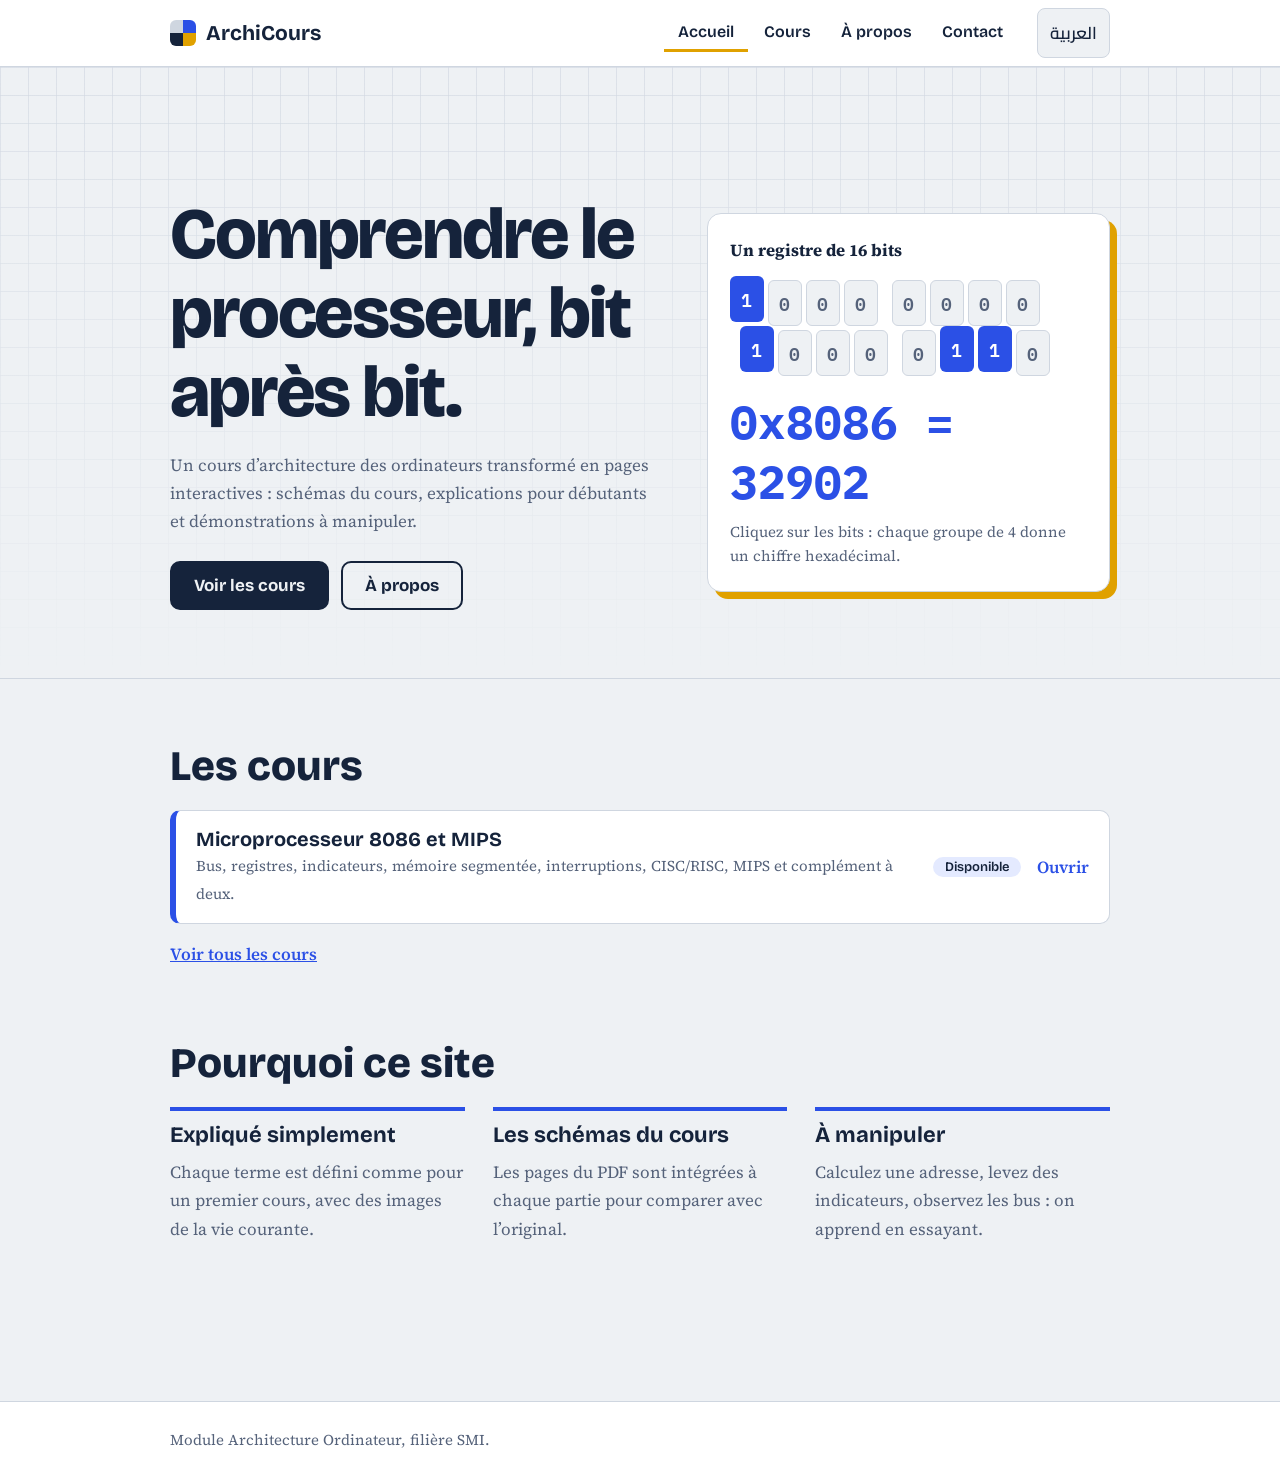
<file: index.html>
<!DOCTYPE html>
<html lang="fr">
<head>
  <meta charset="utf-8">
  <meta name="viewport" content="width=device-width, initial-scale=1, viewport-fit=cover">
  <title>Accueil | ArchiCours</title>
  
  <!-- الخطوط المستخدمة -->
  <link href="https://fonts.googleapis.com/css2?family=Cairo:wght@400;600;800&family=Bricolage+Grotesque:wght@500;700;800&family=IBM+Plex+Mono:wght@400;600&family=Source+Serif+4:wght@400;600&display=swap" rel="stylesheet">
  
  <!-- ملف الأنماط -->
  <link rel="stylesheet" href="style.css">
</head>
<body data-root="" data-nav="home">

  <!-- قسم العرض الرئيسي (Hero Section) -->
  <section class="band">
    <div class="wrap two">
      
      <!-- النص التعريفي -->
      <div>
        <h1>Comprendre le processeur, bit après bit.</h1>
        <p class="lead">Un cours d’architecture des ordinateurs transformé en pages interactives : schémas du cours, explications pour débutants et démonstrations à manipuler.</p>
        <div class="btns">
          <a class="btn tx" href="cours.html">Voir les cours</a>
          <a class="btn sec tx" href="about.html">À propos</a>
        </div>
      </div>

      <!-- صندوق محاكاة الـ Register -->
      <div class="regbox">
        <b class="tx">Un registre de 16 bits</b>
        <div class="bitsrow" id="bits"></div>
        <div class="rhex" id="rhex"></div>
        <p class="tx" style="margin: 8px 0 0; color: var(--mu); font-size: 15px;">
          Cliquez sur les bits : chaque groupe de 4 donne un chiffre hexadécimal.
        </p>
      </div>

    </div>
  </section>

  <!-- المحتوى الرئيسي -->
  <main>
    <!-- قسم الدروس -->
    <section>
      <h2 class="tx">Les cours</h2>
      <div class="lessons" id="lessons"></div>
      <a class="more tx" href="cours.html">Voir tous les cours</a>
    </section>

    <!-- قسم مميزات الموقع (لماذا هذا الموقع) -->
    <section>
      <h2>Pourquoi ce site</h2>
      <div class="steps">
        <div>
          <h3>Expliqué simplement</h3>
          <p>Chaque terme est défini comme pour un premier cours, avec des images de la vie courante.</p>
        </div>
        <div>
          <h3>Les schémas du cours</h3>
          <p>Les pages du PDF sont intégrées à chaque partie pour comparer avec l’original.</p>
        </div>
        <div>
          <h3>À manipuler</h3>
          <p>Calculez une adresse, levez des indicateurs, observez les bus : on apprend en essayant.</p>
        </div>
      </div>
    </section>
  </main>

  <!-- ملفات الجافا سكريبت -->
  <script src="js/site.js"></script>
  <script src="js/common.js"></script>

</body>
</html>
</file>
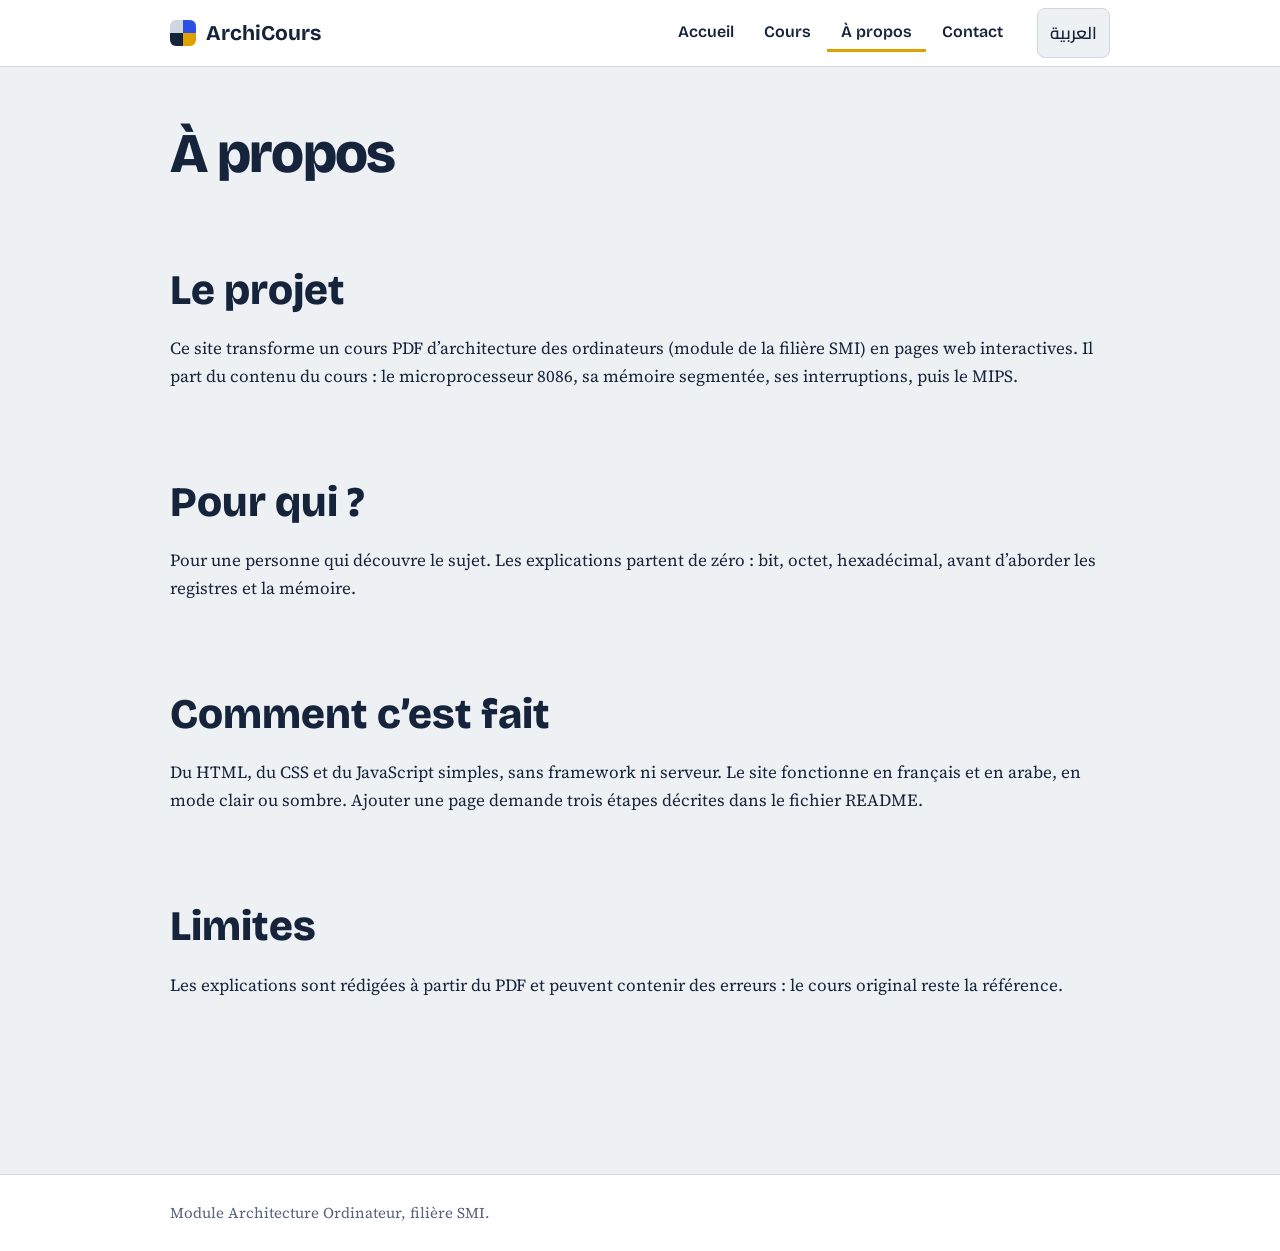
<file: about.html>
<!DOCTYPE html>
<html lang="fr">
<head>
  <meta charset="utf-8">
  <meta name="viewport" content="width=device-width, initial-scale=1, viewport-fit=cover">
  <title>À propos | ArchiCours</title>
  
  <!-- الخطوط المستخدمة -->
  <link href="https://fonts.googleapis.com/css2?family=Cairo:wght@400;600;800&family=Bricolage+Grotesque:wght@500;700;800&family=IBM+Plex+Mono:wght@400;600&family=Source+Serif+4:wght@400;600&display=swap" rel="stylesheet">
  
  <!-- ملف الأنماط -->
  <link rel="stylesheet" href="style.css">
</head>
<body data-root="" data-nav="about">

  <!-- المحتوى الرئيسي -->
  <main class="ex" style="max-width: 980px;">
    
    <!-- رأس الصفحة (Page Header) -->
    <div class="ph">
      <h1>À propos</h1>
    </div>

    <!-- قسم المشروع -->
    <section>
      <h2>Le projet</h2>
      <p>Ce site transforme un cours PDF d’architecture des ordinateurs (module de la filière SMI) en pages web interactives. Il part du contenu du cours : le microprocesseur 8086, sa mémoire segmentée, ses interruptions, puis le MIPS.</p>
    </section>

    <!-- قسم الفئة المستهدفة -->
    <section>
      <h2>Pour qui ?</h2>
      <p>Pour une personne qui découvre le sujet. Les explications partent de zéro : bit, octet, hexadécimal, avant d’aborder les registres et la mémoire.</p>
    </section>

    <!-- قسم طريقة العمل والتقنيات -->
    <section>
      <h2>Comment c’est fait</h2>
      <p>Du HTML, du CSS et du JavaScript simples, sans framework ni serveur. Le site fonctionne en français et en arabe, en mode clair ou sombre. Ajouter une page demande trois étapes décrites dans le fichier README.</p>
    </section>

    <!-- قسم الحدود والتنبيهات -->
    <section>
      <h2>Limites</h2>
      <p>Les explications sont rédigées à partir du PDF et peuvent contenir des erreurs : le cours original reste la référence.</p>
    </section>

  </main>

  <!-- ملفات الجافا سكريبت -->
  <script src="js/site.js"></script>
  <script src="js/common.js"></script>

</body>
</html>
</file>
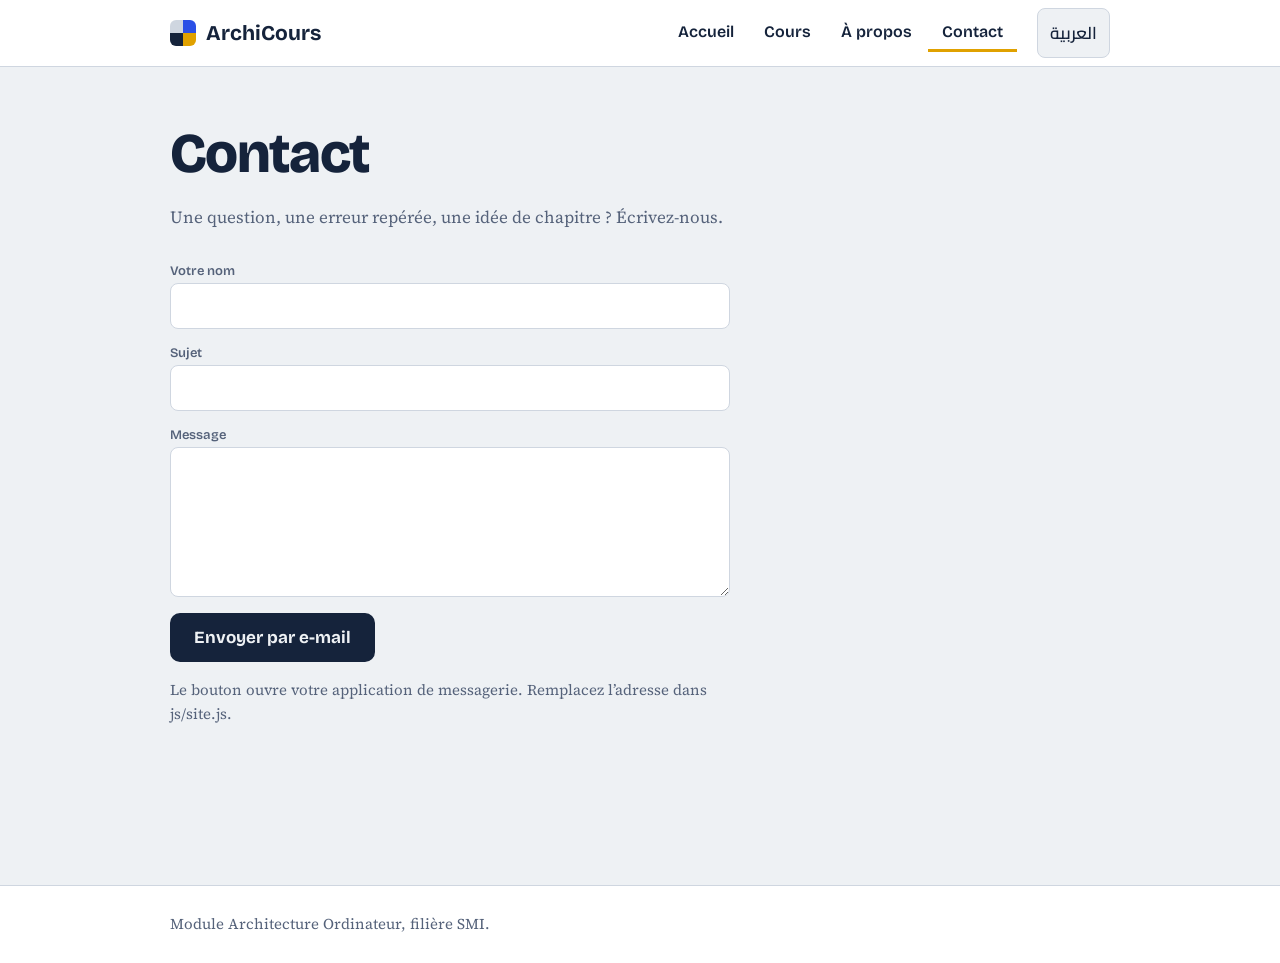
<file: contact.html>
<!DOCTYPE html>
<html lang="fr">
<head>
  <meta charset="utf-8">
  <meta name="viewport" content="width=device-width, initial-scale=1, viewport-fit=cover">
  <title>Contact | ArchiCours</title>
  
  <!-- الخطوط المستخدمة -->
  <link href="https://fonts.googleapis.com/css2?family=Cairo:wght@400;600;800&family=Bricolage+Grotesque:wght@500;700;800&family=IBM+Plex+Mono:wght@400;600&family=Source+Serif+4:wght@400;600&display=swap" rel="stylesheet">
  
  <!-- ملف الأنماط -->
  <link rel="stylesheet" href="style.css">
</head>
<body data-root="" data-nav="contact">

  <!-- المحتوى الرئيسي -->
  <main>
    <!-- رأس الصفحة (Page Header) -->
    <div class="ph">
      <h1>Contact</h1>
      <p class="lead">Une question, une erreur repérée, une idée de chapitre ? Écrivez-nous.</p>
    </div>

    <!-- قسم نموذج الاتصال -->
    <section style="padding-top: 8px;">
      <form class="form" id="cform">
        <label>
          Votre nom
          <input name="n" autocomplete="name">
        </label>
        
        <label>
          Sujet
          <input name="s">
        </label>
        
        <label>
          Message
          <textarea name="m" required></textarea>
        </label>
        
        <button class="btn" type="submit">Envoyer par e-mail</button>
        
        <p style="margin: 0; color: var(--mu); font-size: 15px;">
          Le bouton ouvre votre application de messagerie. Remplacez l’adresse dans js/site.js.
        </p>
      </form>
    </section>
  </main>

  <!-- ملفات الجافا سكريبت -->
  <script src="js/site.js"></script>
  <script src="js/common.js"></script>

</body>
</html>
</file>
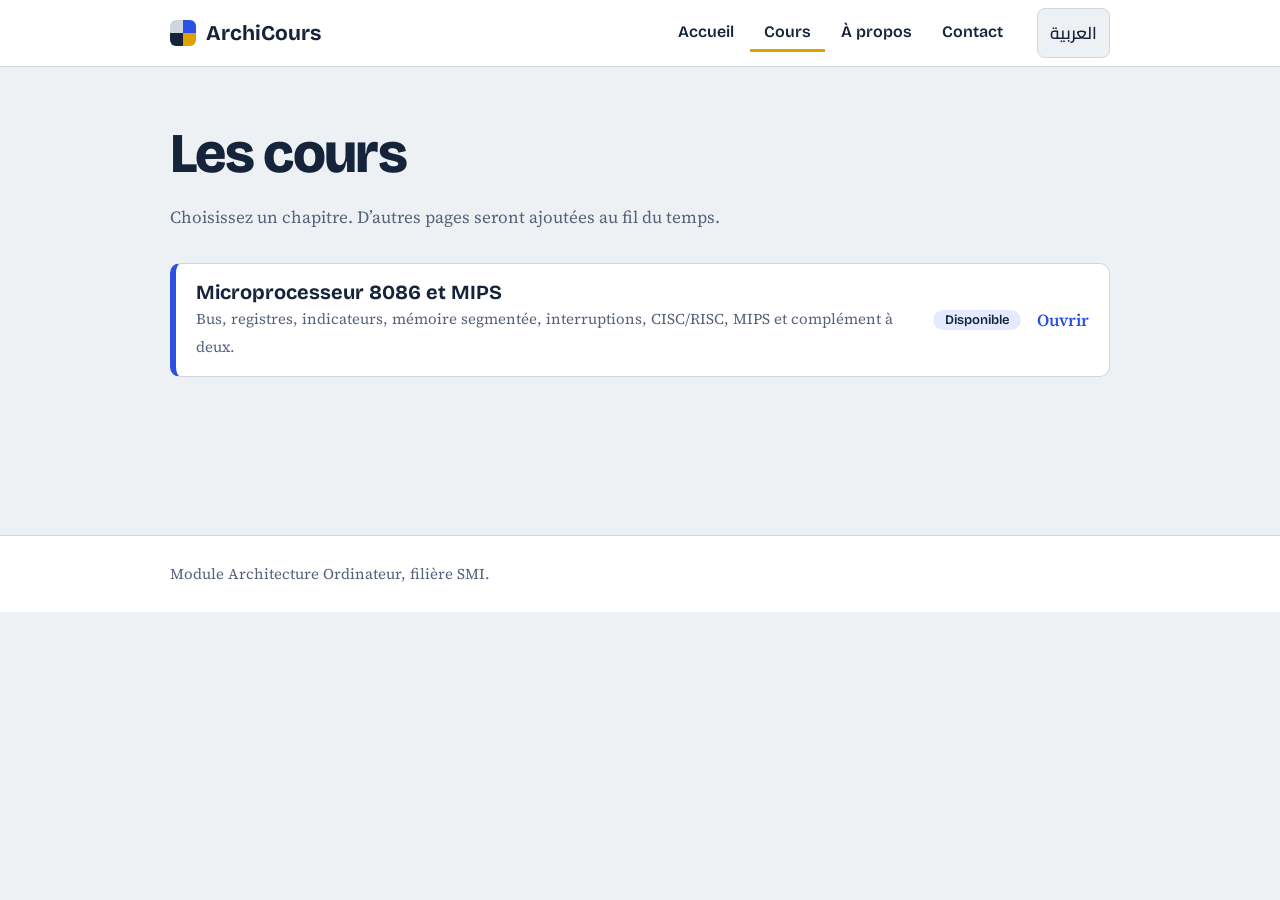
<file: cours.html>
<!DOCTYPE html>
<html lang="fr">
<head>
  <meta charset="utf-8">
  <meta name="viewport" content="width=device-width, initial-scale=1, viewport-fit=cover">
  <title>Cours | ArchiCours</title>
  
  <!-- الخطوط المستخدمة -->
  <link href="https://fonts.googleapis.com/css2?family=Cairo:wght@400;600;800&family=Bricolage+Grotesque:wght@500;700;800&family=IBM+Plex+Mono:wght@400;600&family=Source+Serif+4:wght@400;600&display=swap" rel="stylesheet">
  
  <!-- ملف الأنماط -->
  <link rel="stylesheet" href="style.css">
</head>
<body data-root="" data-nav="cours">

  <!-- المحتوى الرئيسي -->
  <main>
    <!-- رأس الصفحة (Page Header) -->
    <div class="ph">
      <h1>Les cours</h1>
      <p class="lead">Choisissez un chapitre. D’autres pages seront ajoutées au fil du temps.</p>
    </div>

    <!-- قسم عرض الدروس -->
    <section style="padding-top: 8px;">
      <div class="lessons" id="lessons"></div>
    </section>
  </main>

  <!-- ملفات الجافا سكريبت -->
  <script src="js/site.js"></script>
  <script src="js/common.js"></script>

</body>
</html>
</file>
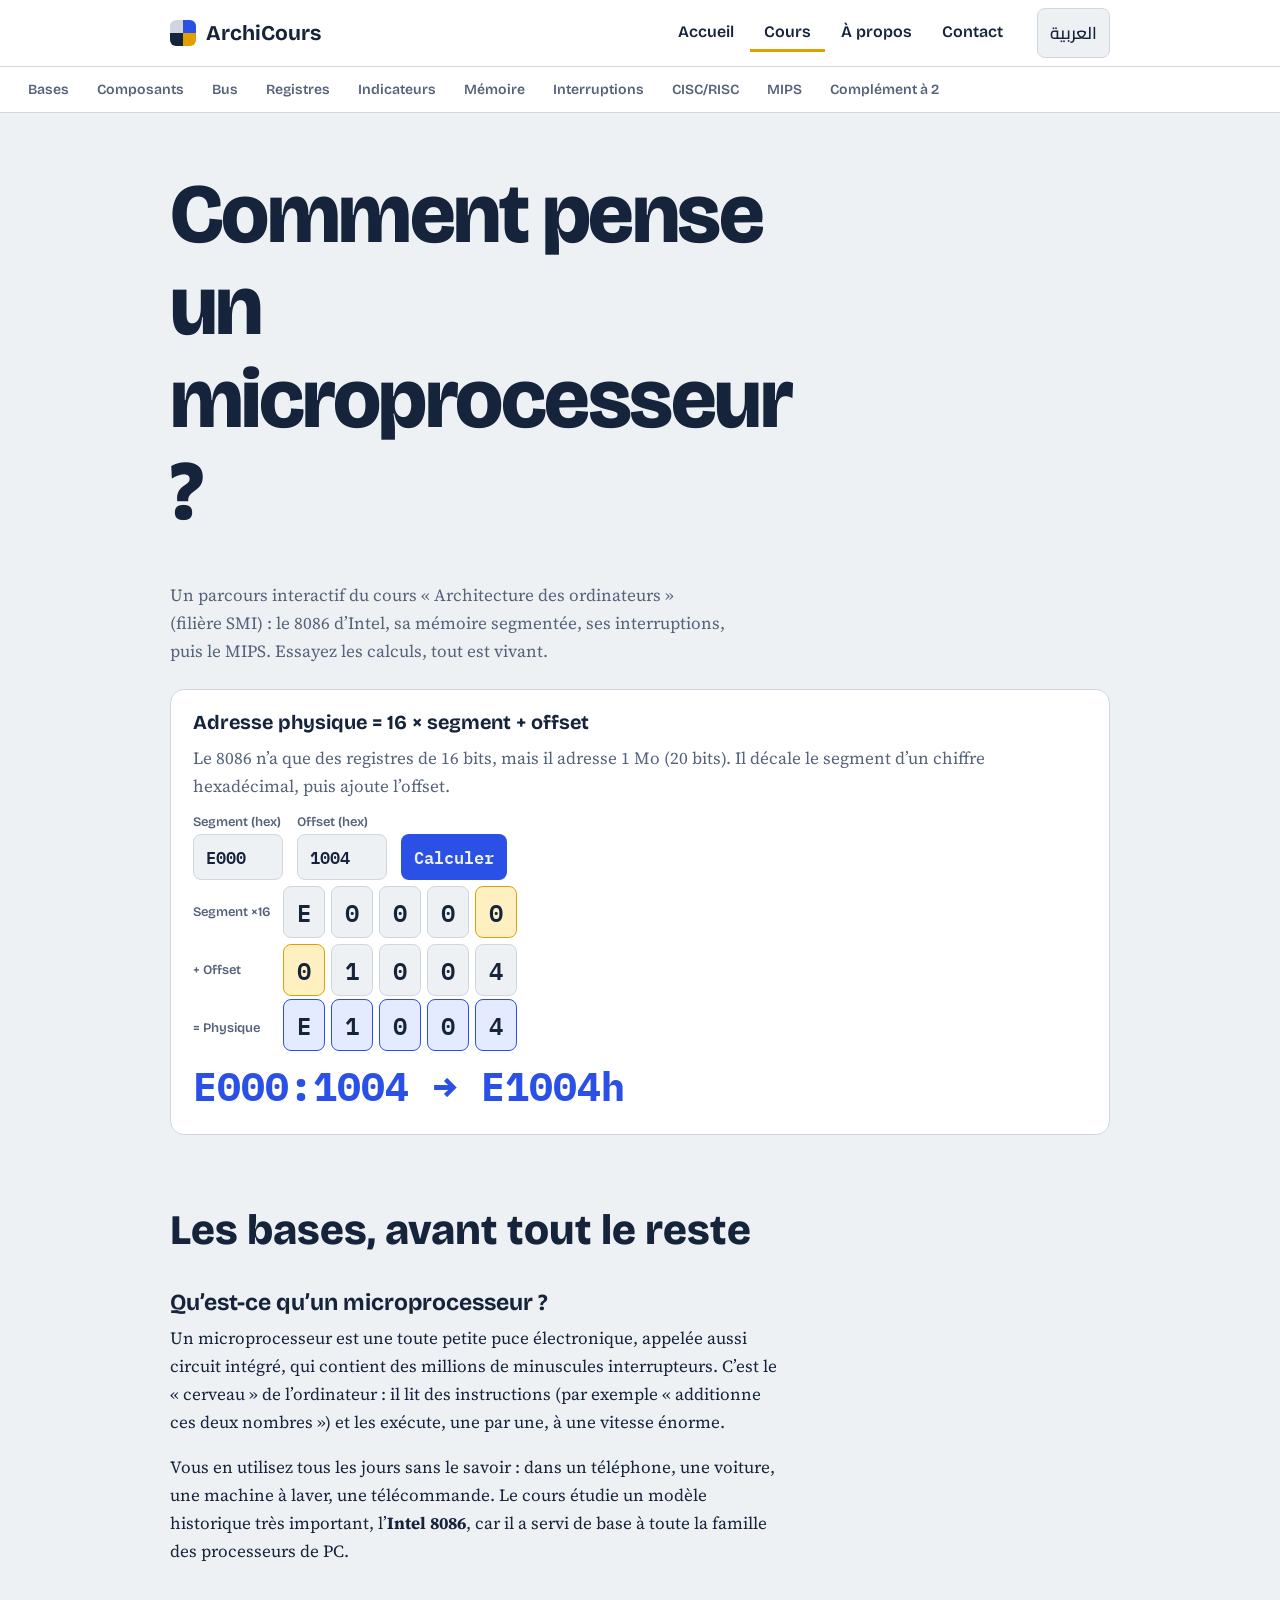
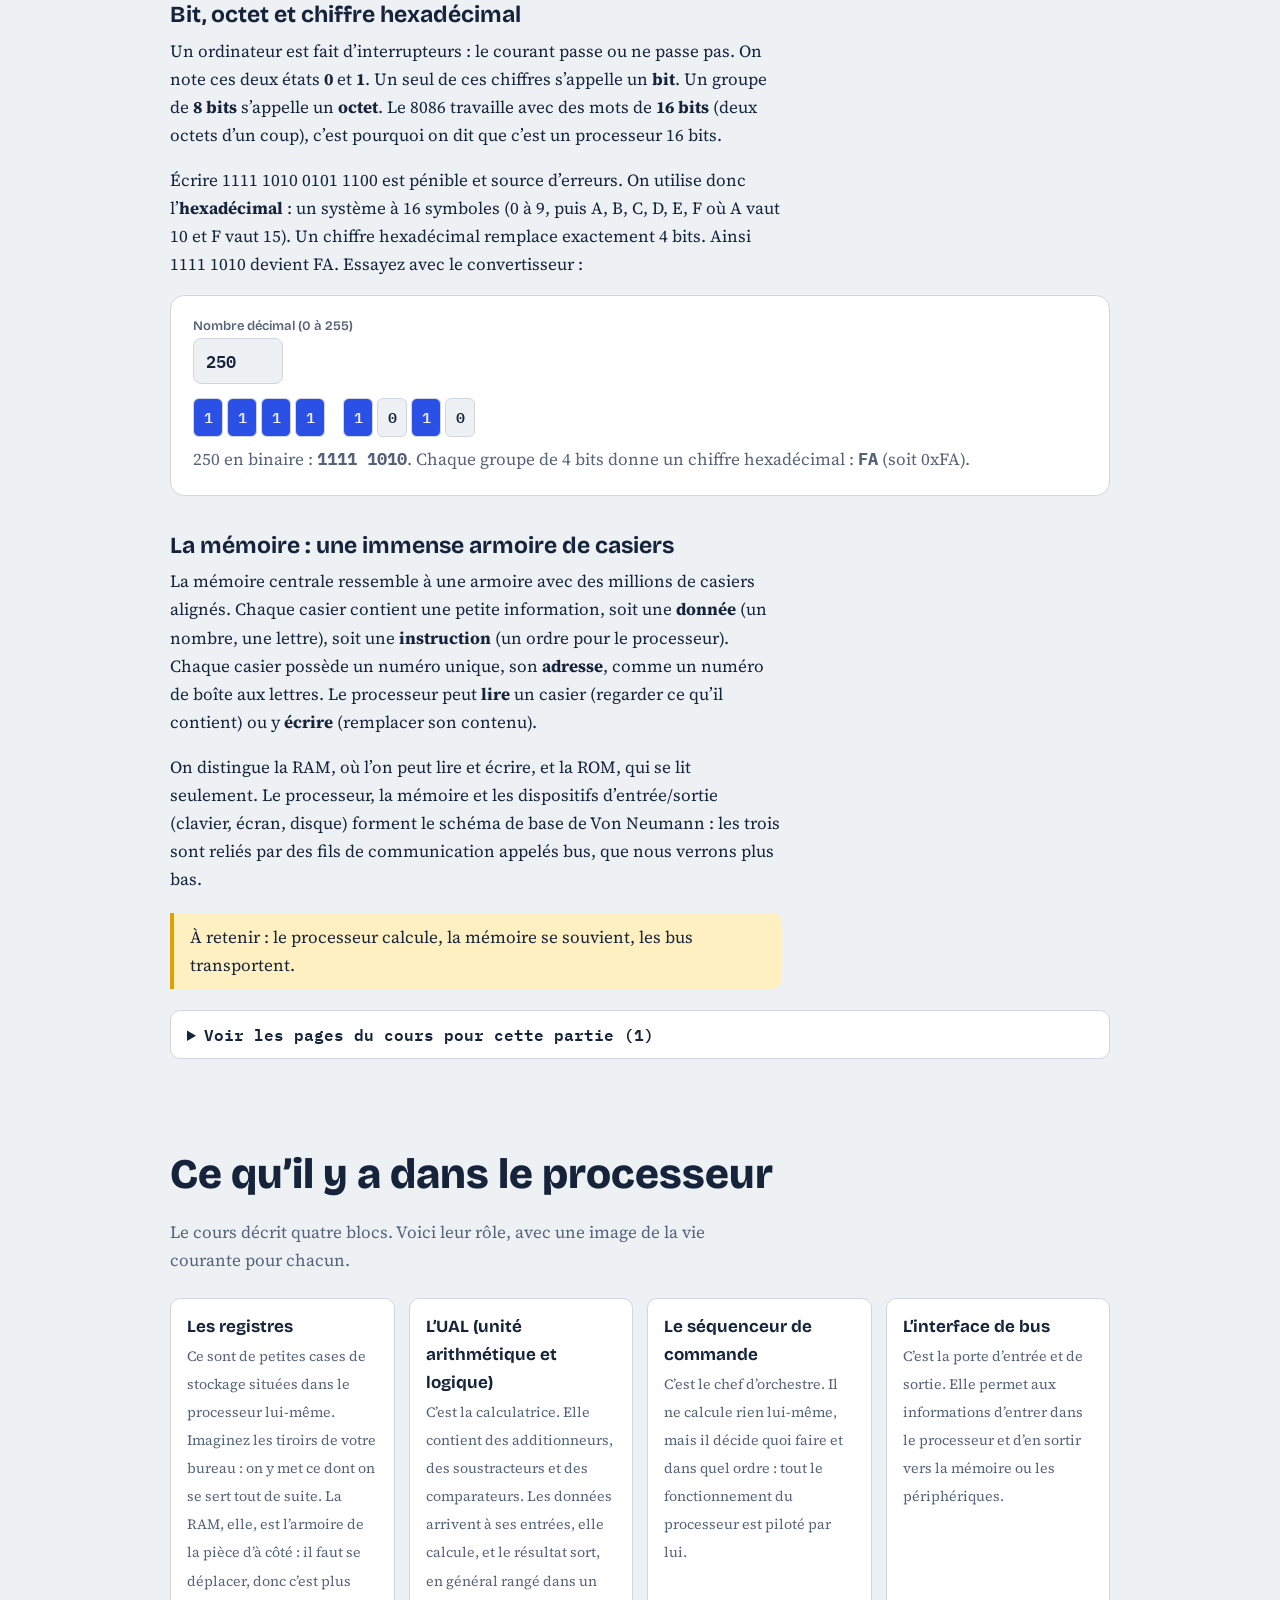
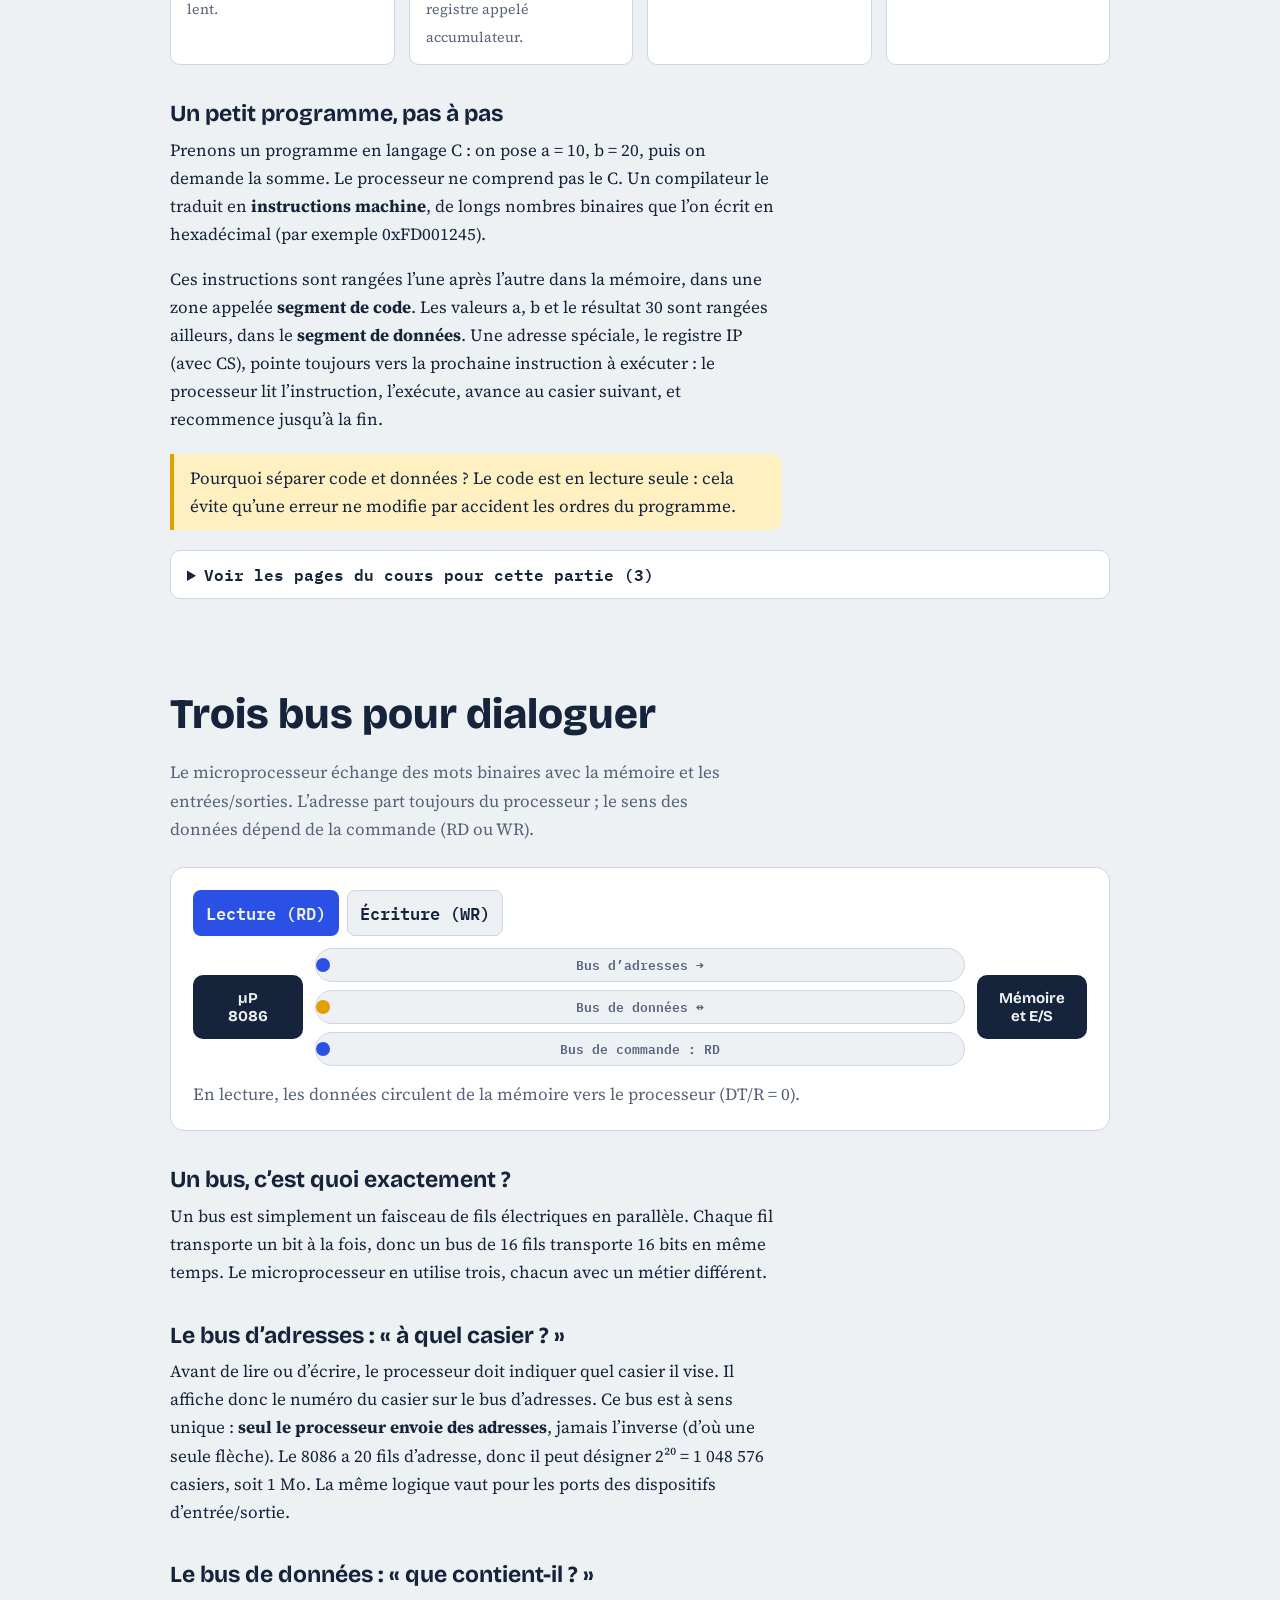
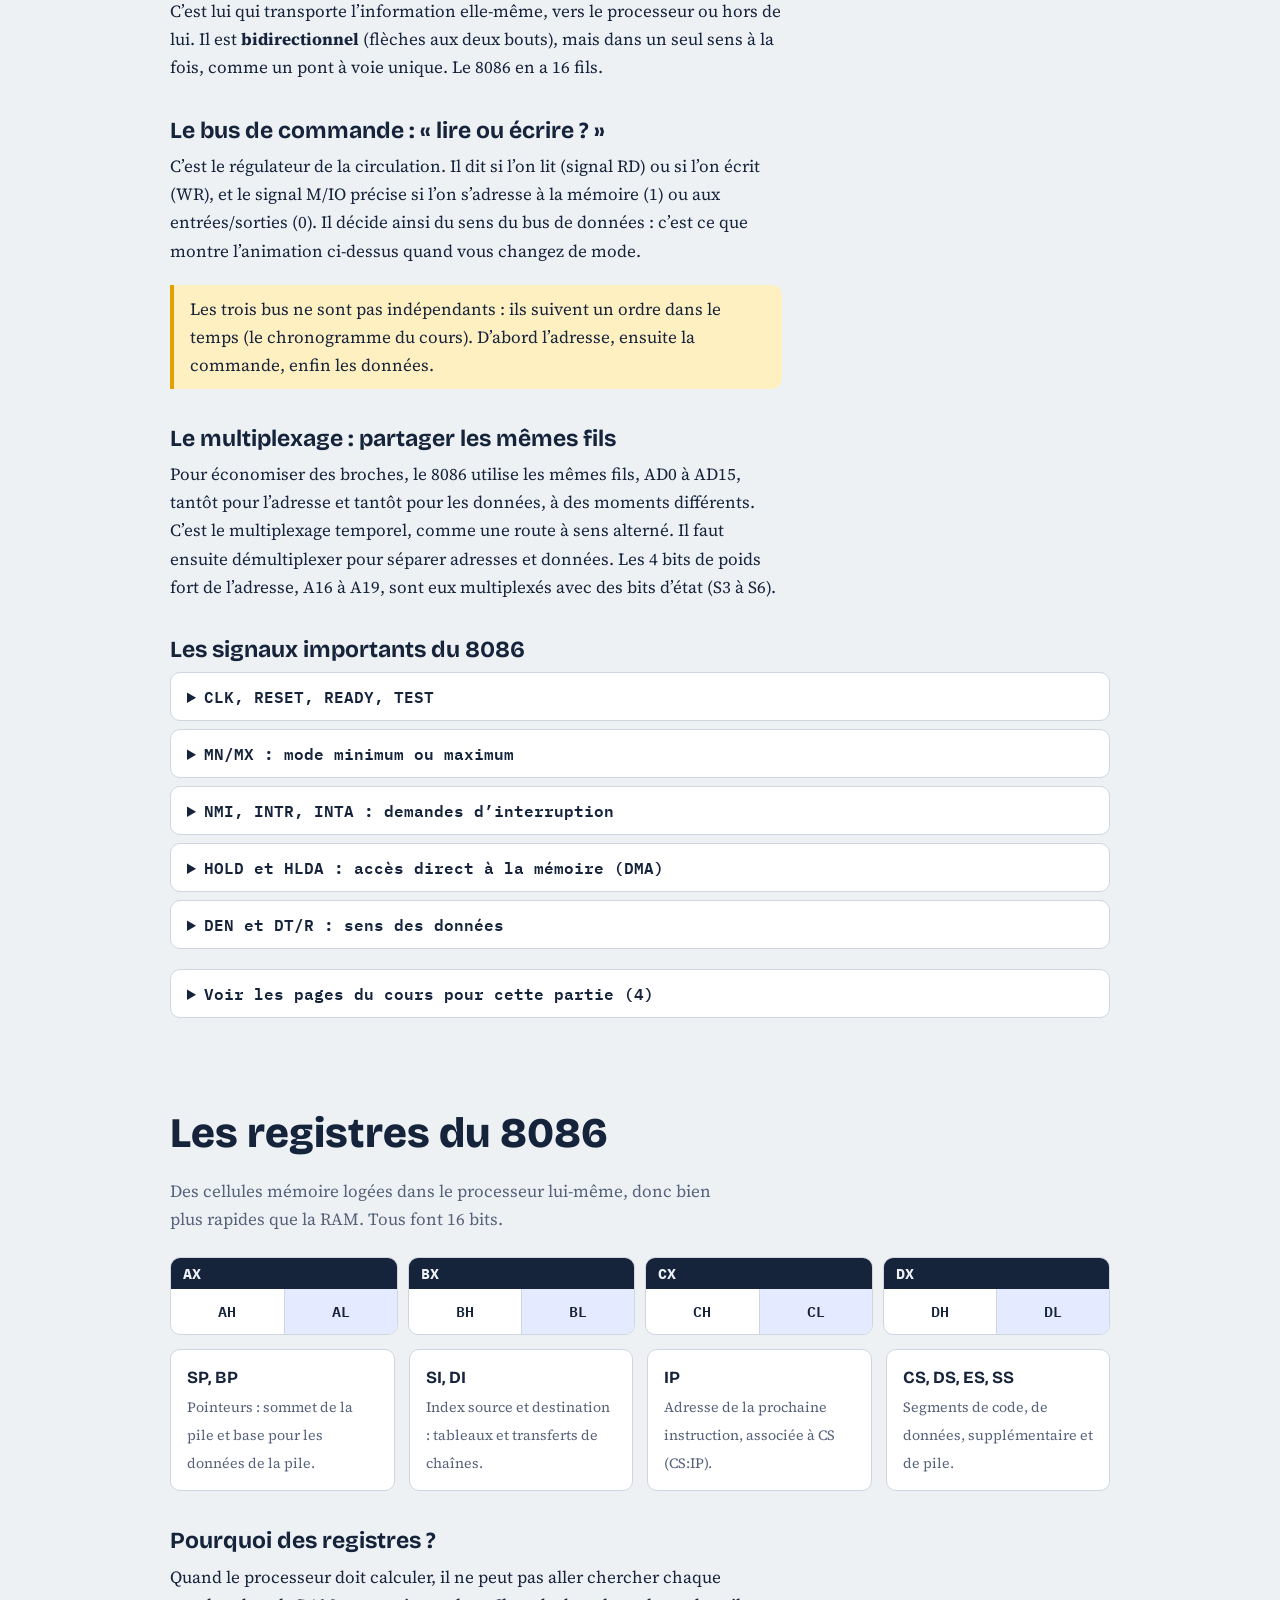
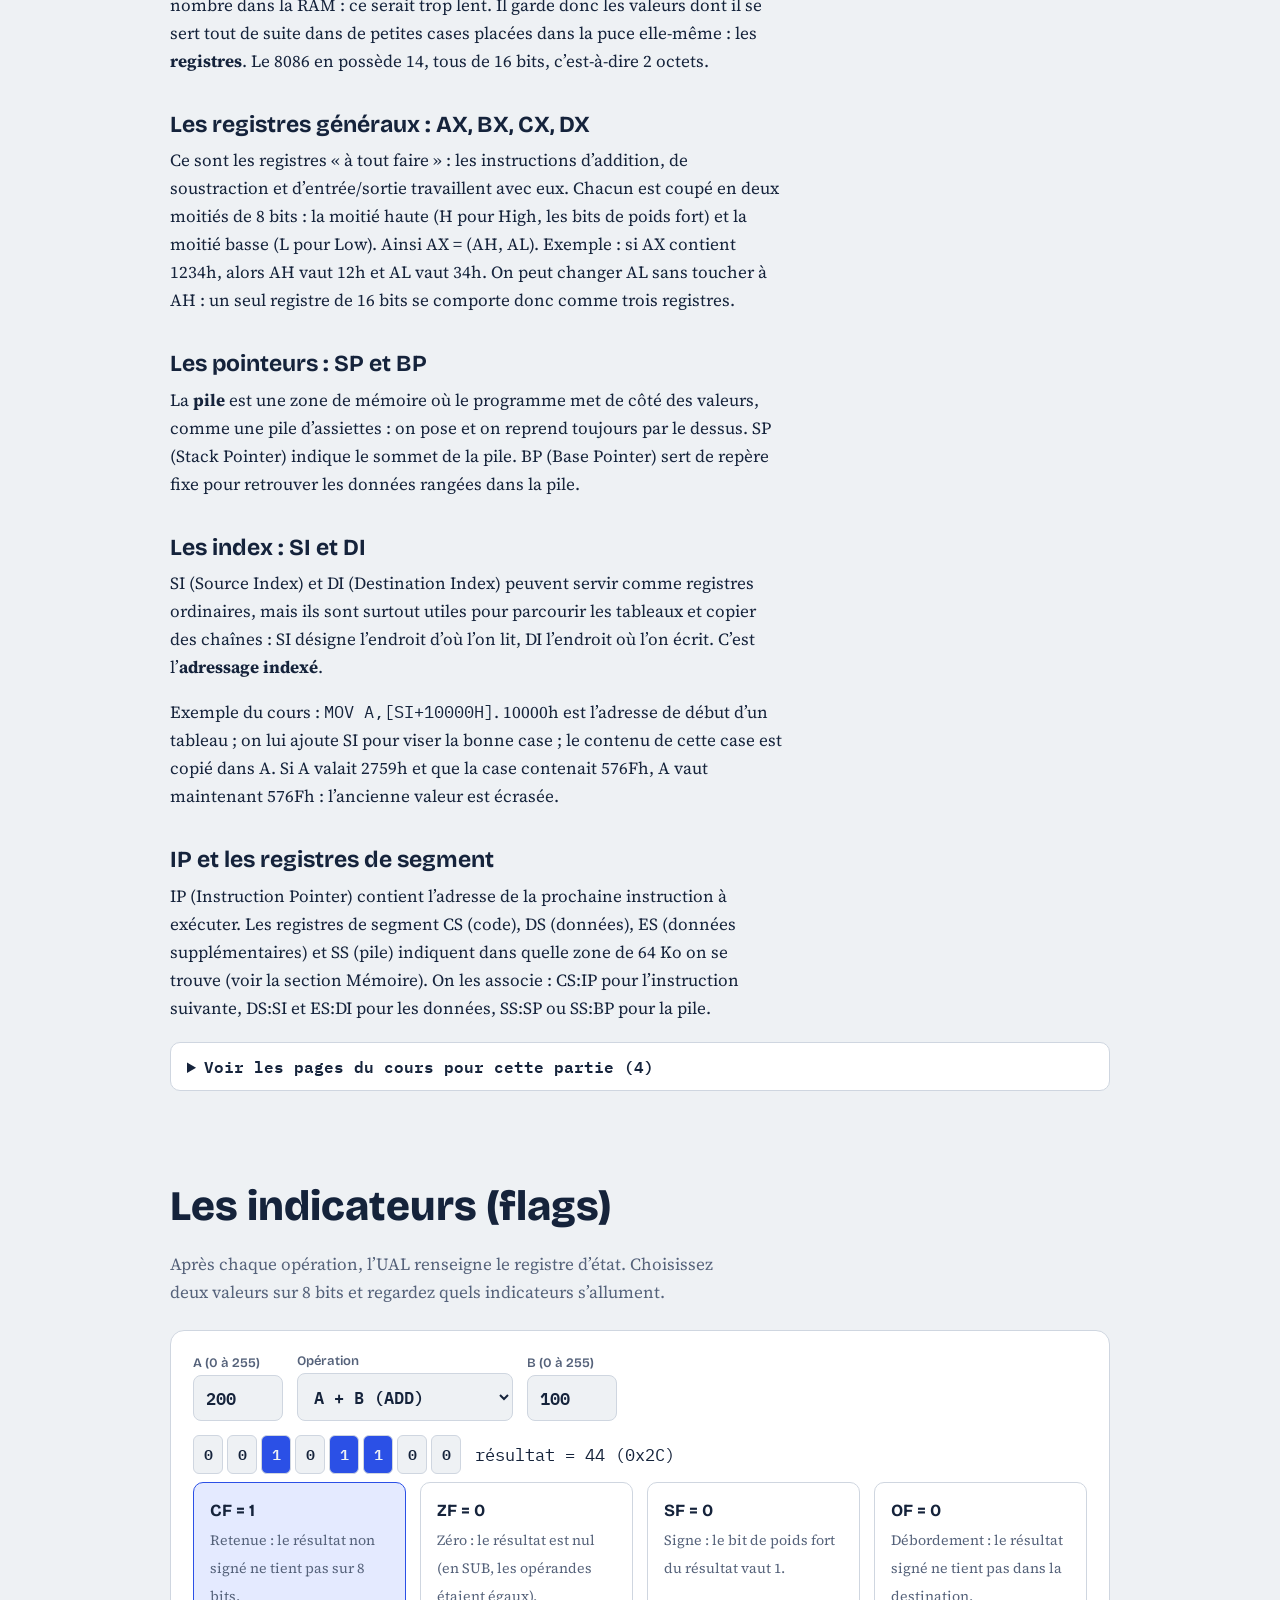
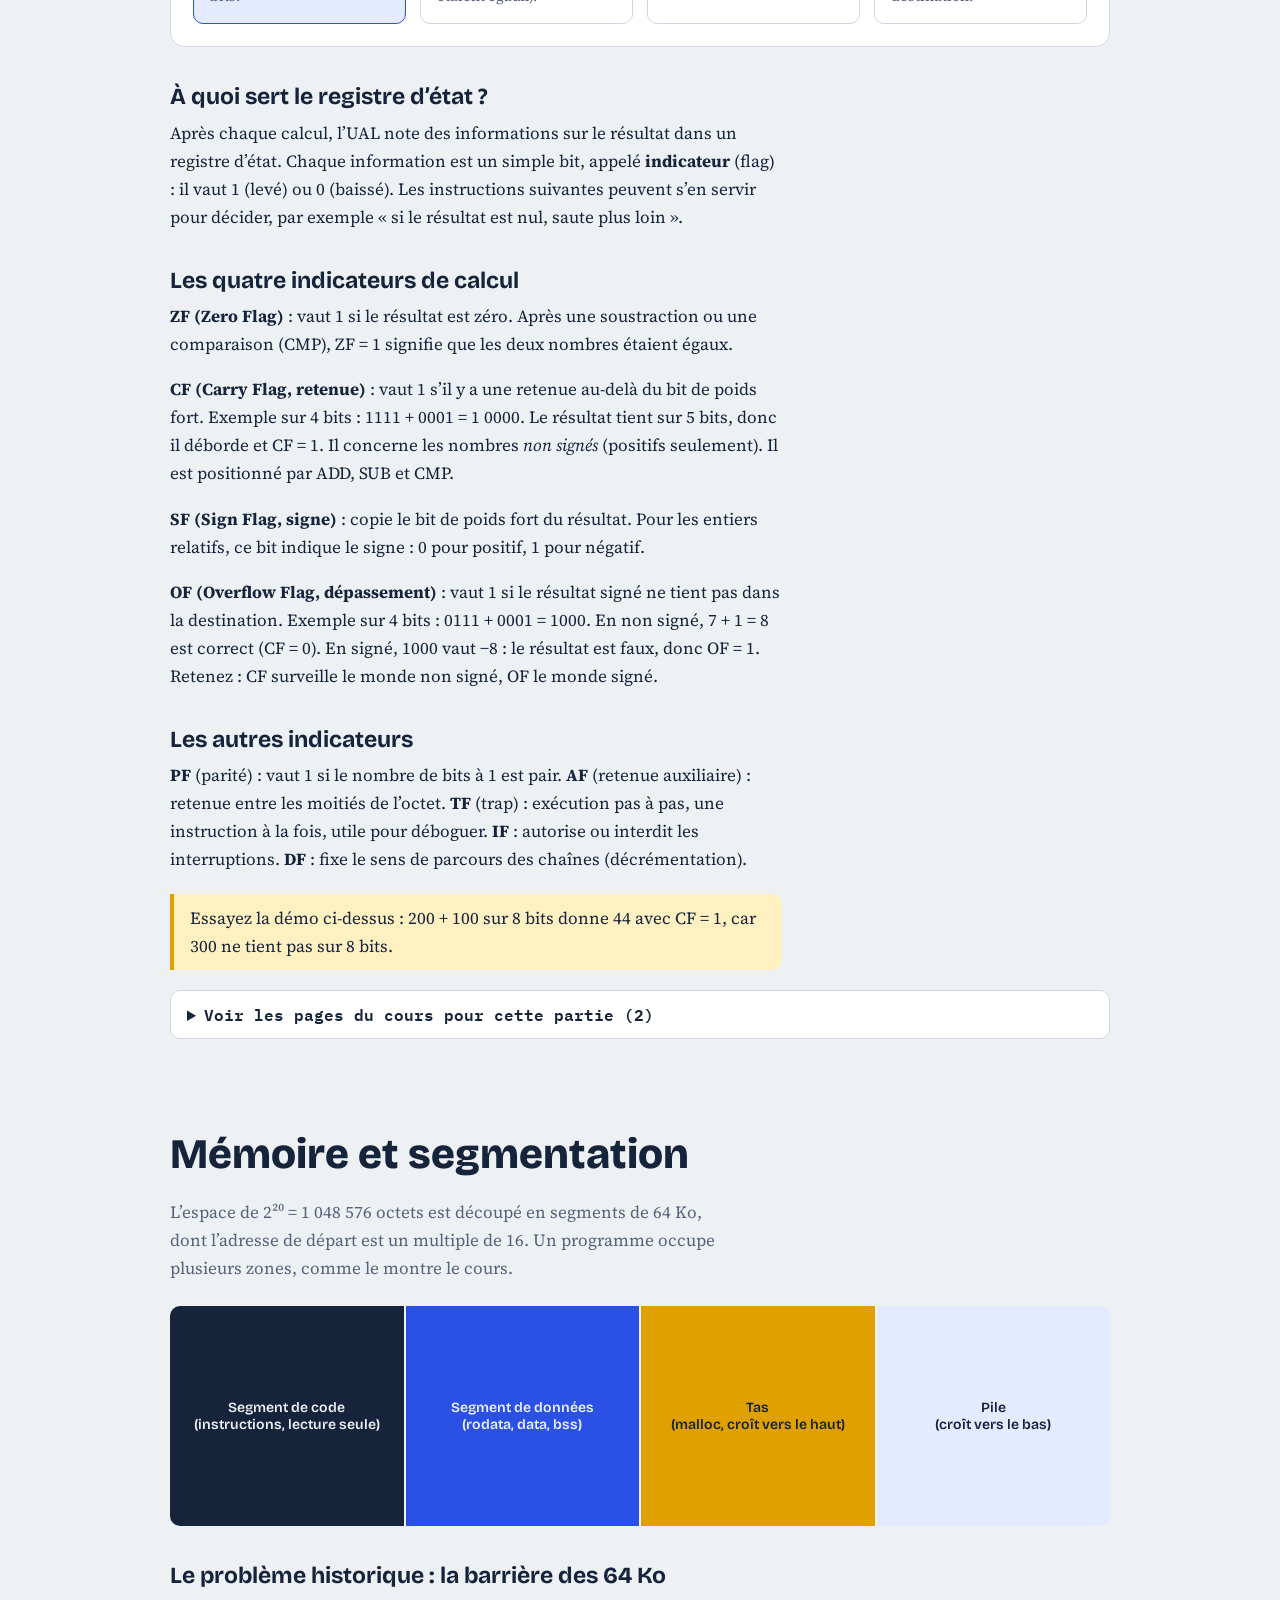
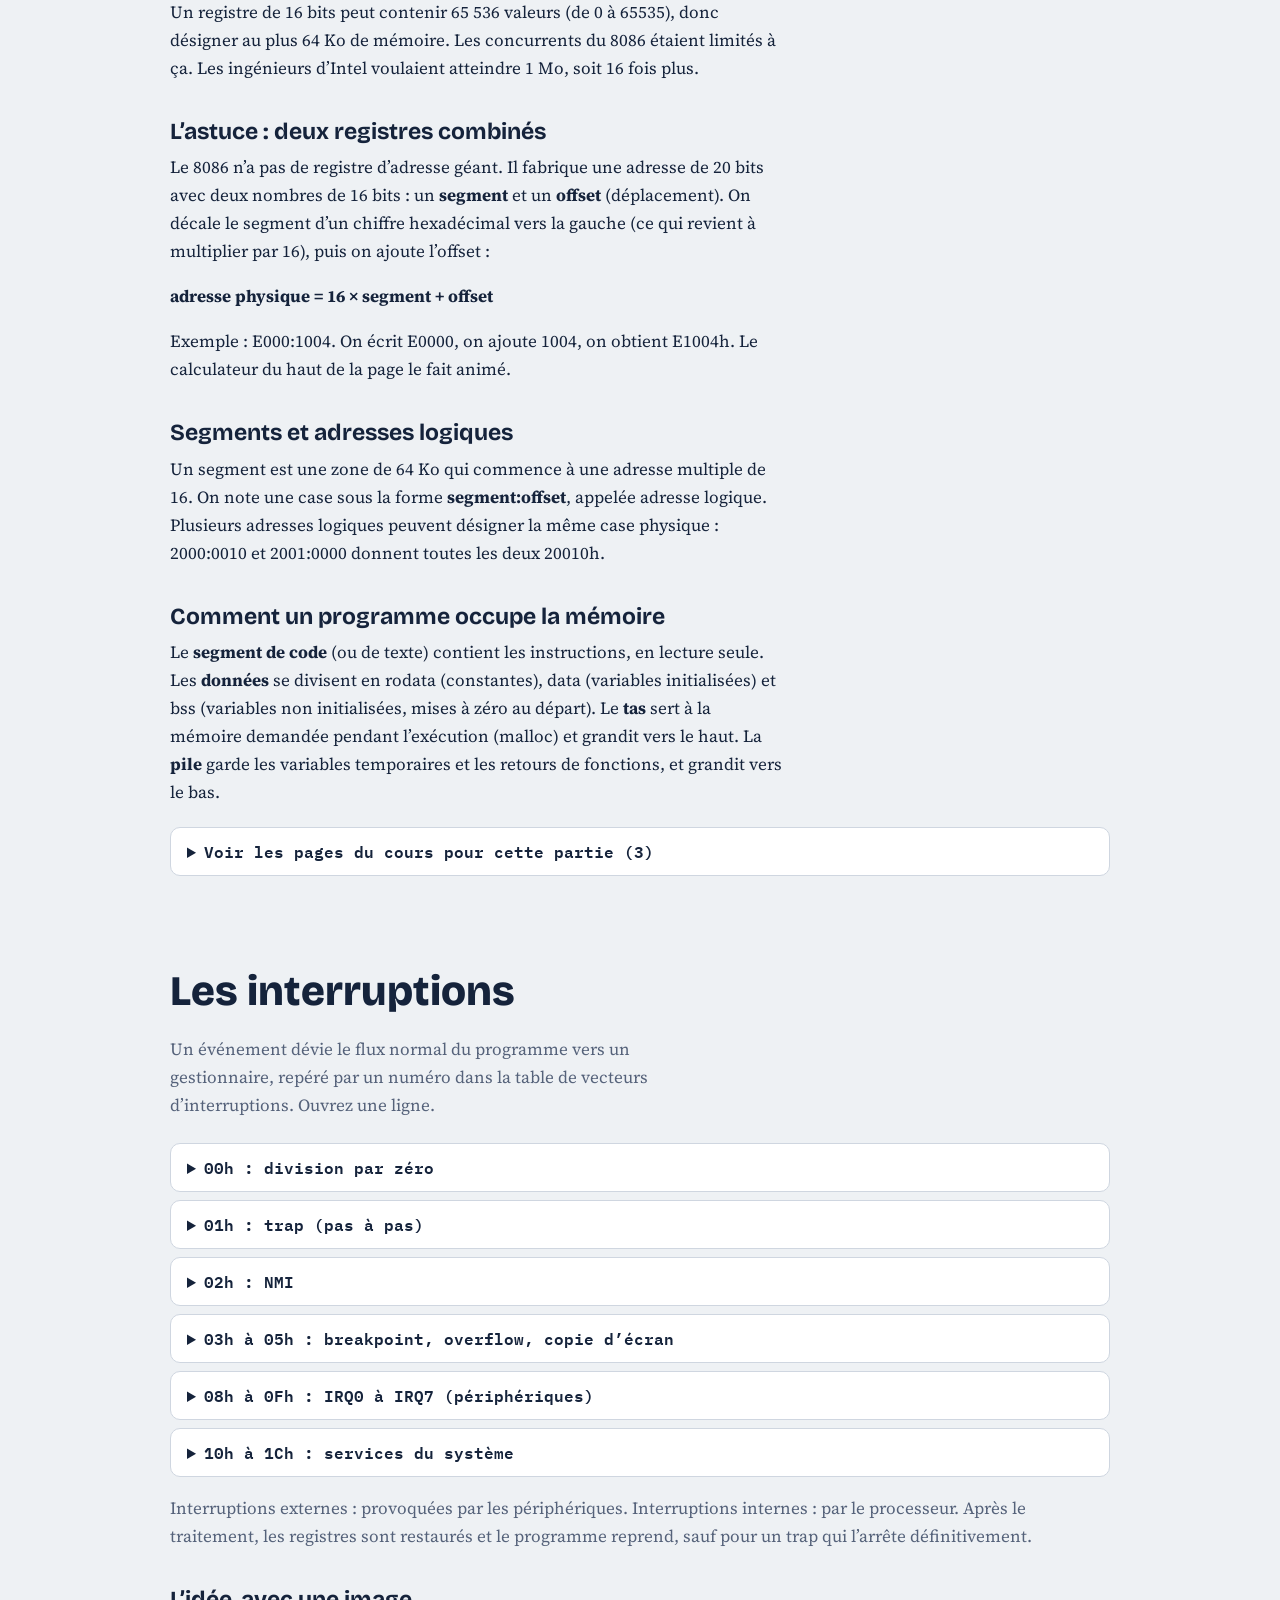
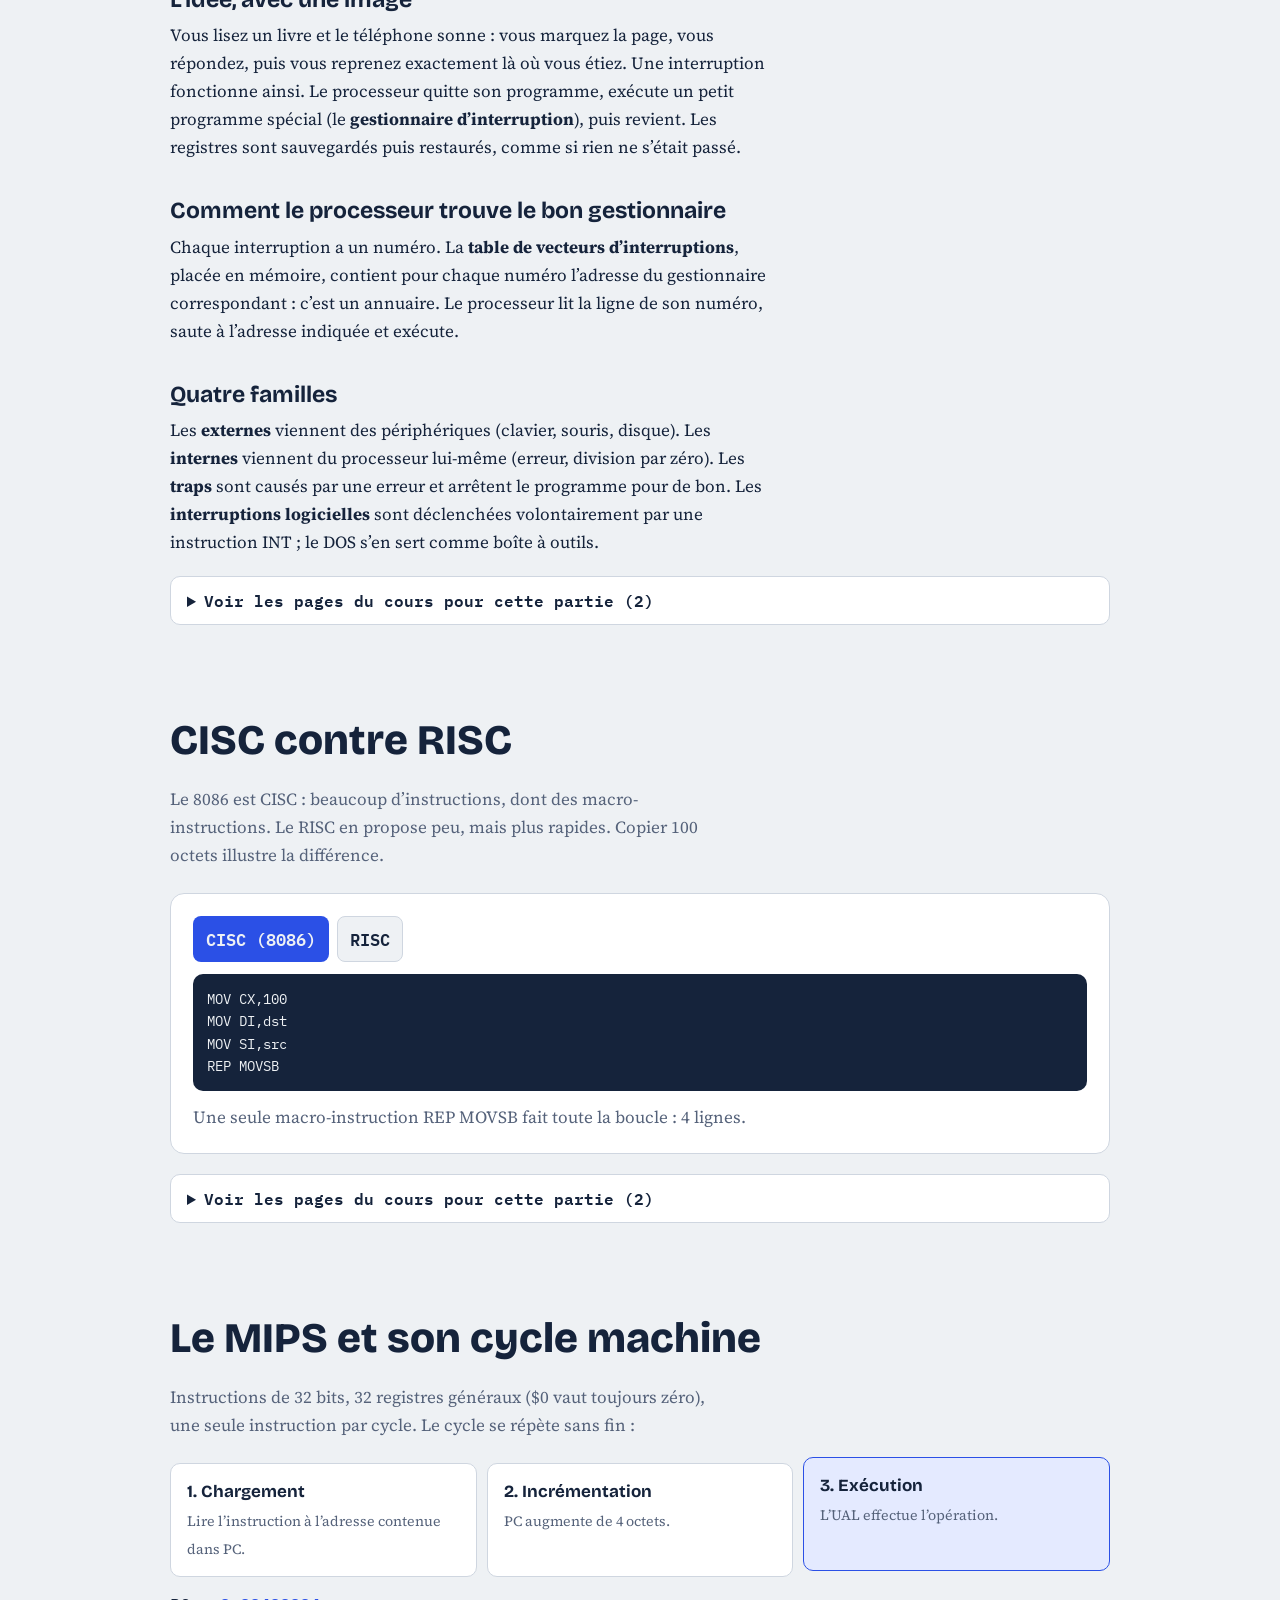
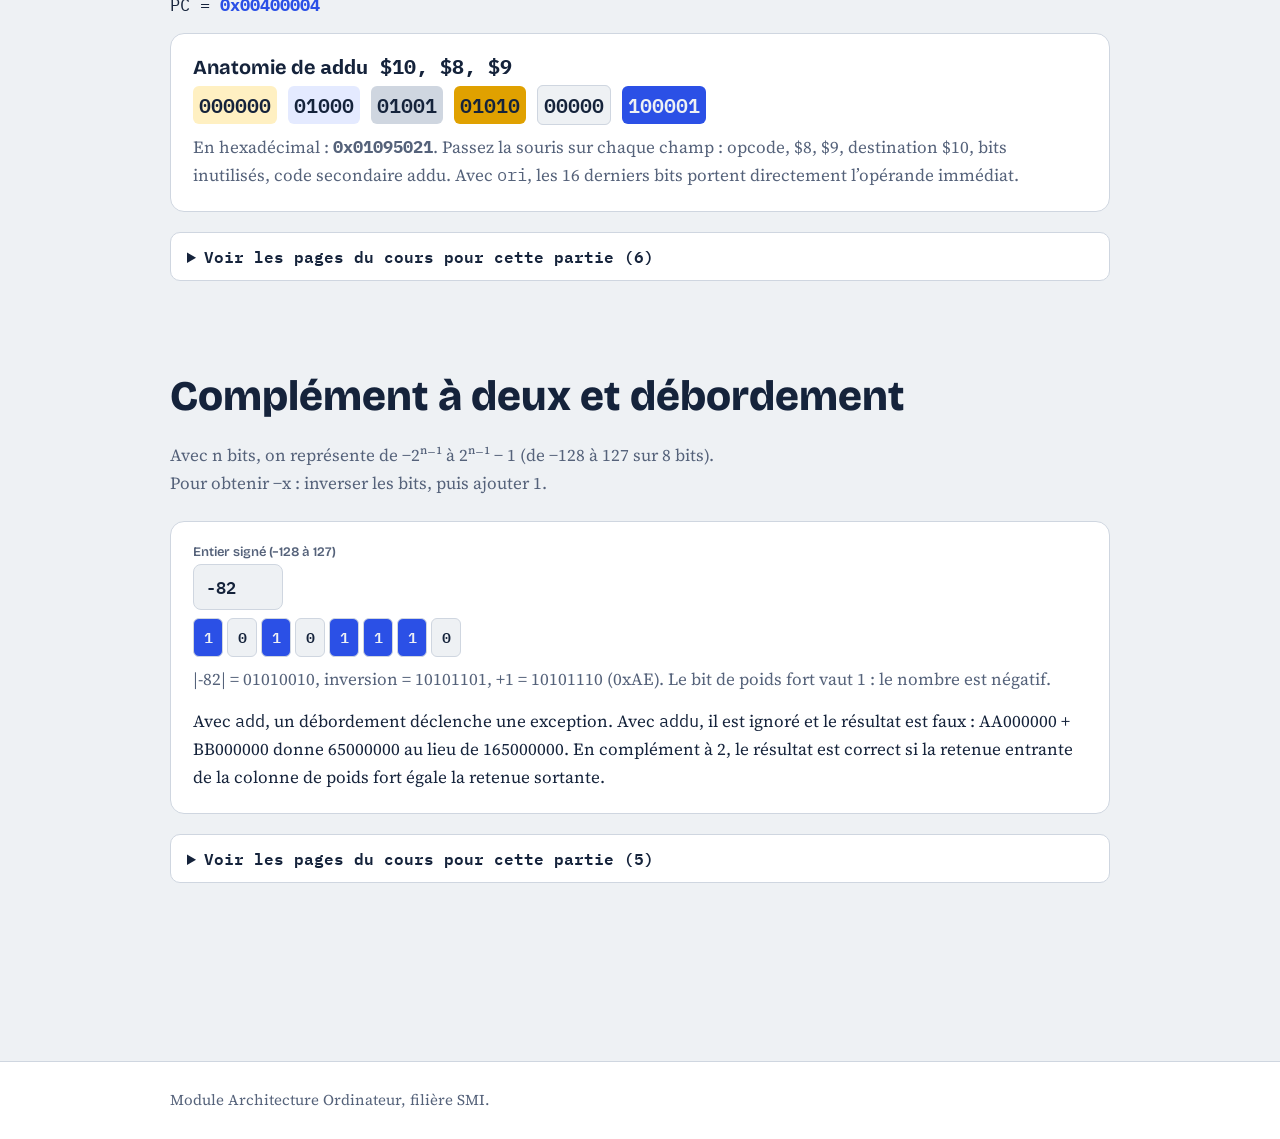
<file: pages/cours-8086.html>
<!DOCTYPE html>
<html lang="fr">
<head>
<meta charset="utf-8">
<meta name="viewport" content="width=device-width, initial-scale=1, viewport-fit=cover">
<title>Architecture des ordinateurs : 8086 et MIPS</title>
<link rel="preconnect" href="https://fonts.googleapis.com">
<link href="https://fonts.googleapis.com/css2?family=Cairo:wght@400;600;800&display=swap" rel="stylesheet">
<link href="https://fonts.googleapis.com/css2?family=Bricolage+Grotesque:wght@500;700;800&family=IBM+Plex+Mono:wght@400;600&family=Source+Serif+4:wght@400;600&display=swap" rel="stylesheet">
<link rel="stylesheet" href="../style.css">
</head>
<body data-root="../" data-nav="cours">
<nav aria-label="Sections"><a href="#bases">Bases</a><a href="#compo">Composants</a><a href="#bus">Bus</a><a href="#regs">Registres</a><a href="#flags">Indicateurs</a><a href="#mem">Mémoire</a><a href="#int">Interruptions</a><a href="#risc">CISC/RISC</a><a href="#mips">MIPS</a><a href="#c2">Complément à 2</a></nav>
<main>
<header class="hero">
<h1>Comment pense un microprocesseur ?</h1>
<p class="lead">Un parcours interactif du cours « Architecture des ordinateurs » (filière SMI) : le 8086 d’Intel, sa mémoire segmentée, ses interruptions, puis le MIPS. Essayez les calculs, tout est vivant.</p>
<div class="panel" id="calc">
<h3>Adresse physique = 16 × segment + offset</h3>
<p style="margin:0 0 14px;color:var(--mu)">Le 8086 n’a que des registres de 16 bits, mais il adresse 1 Mo (20 bits). Il décale le segment d’un chiffre hexadécimal, puis ajoute l’offset.</p>
<div class="row">
<label>Segment (hex)<input id="seg" value="E000" maxlength="4" inputmode="text"></label>
<label>Offset (hex)<input id="off" value="1004" maxlength="4" inputmode="text"></label>
<button id="go">Calculer</button>
</div>
<div id="dig"></div>
<div class="big" id="phys" aria-live="polite"></div>
</div>
</header>

<section id="bases">
<h2>Les bases, avant tout le reste</h2>
<div class="ex">
<h3>Qu’est-ce qu’un microprocesseur ?</h3>
<p>Un microprocesseur est une toute petite puce électronique, appelée aussi circuit intégré, qui contient des millions de minuscules interrupteurs. C’est le « cerveau » de l’ordinateur : il lit des instructions (par exemple « additionne ces deux nombres ») et les exécute, une par une, à une vitesse énorme.</p>
<p>Vous en utilisez tous les jours sans le savoir : dans un téléphone, une voiture, une machine à laver, une télécommande. Le cours étudie un modèle historique très important, l’<b>Intel 8086</b>, car il a servi de base à toute la famille des processeurs de PC.</p>
<h3>Bit, octet et chiffre hexadécimal</h3>
<p>Un ordinateur est fait d’interrupteurs : le courant passe ou ne passe pas. On note ces deux états <b>0</b> et <b>1</b>. Un seul de ces chiffres s’appelle un <b>bit</b>. Un groupe de <b>8 bits</b> s’appelle un <b>octet</b>. Le 8086 travaille avec des mots de <b>16 bits</b> (deux octets d’un coup), c’est pourquoi on dit que c’est un processeur 16 bits.</p>
<p>Écrire 1111 1010 0101 1100 est pénible et source d’erreurs. On utilise donc l’<b>hexadécimal</b> : un système à 16 symboles (0 à 9, puis A, B, C, D, E, F où A vaut 10 et F vaut 15). Un chiffre hexadécimal remplace exactement 4 bits. Ainsi 1111 1010 devient FA. Essayez avec le convertisseur :</p>
</div>
<div class="panel">
<div class="row"><label>Nombre décimal (0 à 255)<input id="hn" type="number" min="0" max="255" value="250"></label></div>
<div class="bits" id="hb" style="margin-top:14px"></div>
<p id="ht" style="margin:0;color:var(--mu)"></p>
</div>
<div class="ex">
<h3>La mémoire : une immense armoire de casiers</h3>
<p>La mémoire centrale ressemble à une armoire avec des millions de casiers alignés. Chaque casier contient une petite information, soit une <b>donnée</b> (un nombre, une lettre), soit une <b>instruction</b> (un ordre pour le processeur). Chaque casier possède un numéro unique, son <b>adresse</b>, comme un numéro de boîte aux lettres. Le processeur peut <b>lire</b> un casier (regarder ce qu’il contient) ou y <b>écrire</b> (remplacer son contenu).</p>
<p>On distingue la RAM, où l’on peut lire et écrire, et la ROM, qui se lit seulement. Le processeur, la mémoire et les dispositifs d’entrée/sortie (clavier, écran, disque) forment le schéma de base de Von Neumann : les trois sont reliés par des fils de communication appelés bus, que nous verrons plus bas.</p>
<div class="tip">À retenir : le processeur calcule, la mémoire se souvient, les bus transportent.</div>
</div>
<details class="pg"><summary>Voir les pages du cours pour cette partie (1)</summary><div class="figs"><figure><img alt="Page 2 du cours" src="../images/page2.jpg"><figcaption>Page 2 du cours</figcaption></figure></div></details></section>

<section id="compo">
<h2>Ce qu’il y a dans le processeur</h2>
<p class="lead">Le cours décrit quatre blocs. Voici leur rôle, avec une image de la vie courante pour chacun.</p>
<div class="grid">
<div class="chip"><b>Les registres</b><small>Ce sont de petites cases de stockage situées dans le processeur lui-même. Imaginez les tiroirs de votre bureau : on y met ce dont on se sert tout de suite. La RAM, elle, est l’armoire de la pièce d’à côté : il faut se déplacer, donc c’est plus lent.</small></div>
<div class="chip"><b>L’UAL (unité arithmétique et logique)</b><small>C’est la calculatrice. Elle contient des additionneurs, des soustracteurs et des comparateurs. Les données arrivent à ses entrées, elle calcule, et le résultat sort, en général rangé dans un registre appelé accumulateur.</small></div>
<div class="chip"><b>Le séquenceur de commande</b><small>C’est le chef d’orchestre. Il ne calcule rien lui-même, mais il décide quoi faire et dans quel ordre : tout le fonctionnement du processeur est piloté par lui.</small></div>
<div class="chip"><b>L’interface de bus</b><small>C’est la porte d’entrée et de sortie. Elle permet aux informations d’entrer dans le processeur et d’en sortir vers la mémoire ou les périphériques.</small></div>
</div>
<div class="ex">
<h3>Un petit programme, pas à pas</h3>
<p>Prenons un programme en langage C : on pose a = 10, b = 20, puis on demande la somme. Le processeur ne comprend pas le C. Un compilateur le traduit en <b>instructions machine</b>, de longs nombres binaires que l’on écrit en hexadécimal (par exemple 0xFD001245).</p>
<p>Ces instructions sont rangées l’une après l’autre dans la mémoire, dans une zone appelée <b>segment de code</b>. Les valeurs a, b et le résultat 30 sont rangées ailleurs, dans le <b>segment de données</b>. Une adresse spéciale, le registre IP (avec CS), pointe toujours vers la prochaine instruction à exécuter : le processeur lit l’instruction, l’exécute, avance au casier suivant, et recommence jusqu’à la fin.</p>
<div class="tip">Pourquoi séparer code et données ? Le code est en lecture seule : cela évite qu’une erreur ne modifie par accident les ordres du programme.</div>
</div>
<details class="pg"><summary>Voir les pages du cours pour cette partie (3)</summary><div class="figs"><figure><img alt="Page 8 du cours" src="../images/page8.jpg"><figcaption>Page 8 du cours</figcaption></figure><figure><img alt="Page 9 du cours" src="../images/page9.jpg"><figcaption>Page 9 du cours</figcaption></figure><figure><img alt="Page 20 du cours" src="../images/page20.jpg"><figcaption>Page 20 du cours</figcaption></figure></div></details></section>

<section id="bus">
<h2>Trois bus pour dialoguer</h2>
<p class="lead">Le microprocesseur échange des mots binaires avec la mémoire et les entrées/sorties. L’adresse part toujours du processeur ; le sens des données dépend de la commande (RD ou WR).</p>
<div class="panel">
<div class="tabs"><button id="rd">Lecture (RD)</button><button class="alt" id="wr">Écriture (WR)</button></div>
<div class="bus">
<div class="box">µP<br>8086</div>
<div class="trk"><i></i><span>Bus d’adresses →</span></div>
<div class="box">Mémoire<br>et E/S</div>
<div class="trk d" id="dt"><i></i><span>Bus de données ↔</span></div>
<div class="trk"><i style="animation-delay:-.9s"></i><span id="cm">Bus de commande : RD</span></div>
</div>
<p id="bt" style="margin:14px 0 0;color:var(--mu)">En lecture, les données circulent de la mémoire vers le processeur (DT/R = 0).</p>
</div>
<div class="ex">
<h3>Un bus, c’est quoi exactement ?</h3>
<p>Un bus est simplement un faisceau de fils électriques en parallèle. Chaque fil transporte un bit à la fois, donc un bus de 16 fils transporte 16 bits en même temps. Le microprocesseur en utilise trois, chacun avec un métier différent.</p>
<h3>Le bus d’adresses : « à quel casier ? »</h3>
<p>Avant de lire ou d’écrire, le processeur doit indiquer quel casier il vise. Il affiche donc le numéro du casier sur le bus d’adresses. Ce bus est à sens unique : <b>seul le processeur envoie des adresses</b>, jamais l’inverse (d’où une seule flèche). Le 8086 a 20 fils d’adresse, donc il peut désigner 2²⁰ = 1 048 576 casiers, soit 1 Mo. La même logique vaut pour les ports des dispositifs d’entrée/sortie.</p>
<h3>Le bus de données : « que contient-il ? »</h3>
<p>C’est lui qui transporte l’information elle-même, vers le processeur ou hors de lui. Il est <b>bidirectionnel</b> (flèches aux deux bouts), mais dans un seul sens à la fois, comme un pont à voie unique. Le 8086 en a 16 fils.</p>
<h3>Le bus de commande : « lire ou écrire ? »</h3>
<p>C’est le régulateur de la circulation. Il dit si l’on lit (signal RD) ou si l’on écrit (WR), et le signal M/IO précise si l’on s’adresse à la mémoire (1) ou aux entrées/sorties (0). Il décide ainsi du sens du bus de données : c’est ce que montre l’animation ci-dessus quand vous changez de mode.</p>
<div class="tip">Les trois bus ne sont pas indépendants : ils suivent un ordre dans le temps (le chronogramme du cours). D’abord l’adresse, ensuite la commande, enfin les données.</div>
<h3>Le multiplexage : partager les mêmes fils</h3>
<p>Pour économiser des broches, le 8086 utilise les mêmes fils, AD0 à AD15, tantôt pour l’adresse et tantôt pour les données, à des moments différents. C’est le multiplexage temporel, comme une route à sens alterné. Il faut ensuite démultiplexer pour séparer adresses et données. Les 4 bits de poids fort de l’adresse, A16 à A19, sont eux multiplexés avec des bits d’état (S3 à S6).</p>
<h3>Les signaux importants du 8086</h3>
</div>
<details><summary>CLK, RESET, READY, TEST</summary>CLK est l’horloge qui cadence tout le processeur, comme un métronome. RESET le remet à zéro. READY le synchronise avec une mémoire plus lente. TEST le met en attente d’un événement extérieur.</details>
<details><summary>MN/MX : mode minimum ou maximum</summary>À 1 (minimum), le 8086 fonctionne seul et fabrique lui-même les signaux de commande (RD, WR…). À 0 (maximum), un contrôleur de bus, le 8288, les produit : ce mode permet de bâtir des systèmes à plusieurs processeurs.</details>
<details><summary>NMI, INTR, INTA : demandes d’interruption</summary>Ce sont les entrées par lesquelles un périphérique « frappe à la porte ». INTR est une interruption normale, NMI une interruption prioritaire, et INTA signifie que le processeur l’accepte.</details>
<details><summary>HOLD et HLDA : accès direct à la mémoire (DMA)</summary>Un périphérique peut demander (HOLD) à utiliser les bus sans passer par le processeur ; celui-ci accorde (HLDA).</details>
<details><summary>DEN et DT/R : sens des données</summary>DEN signale que des données circulent sur le bus. DT/R vaut 1 quand le processeur envoie (écriture) et 0 quand il reçoit (lecture).</details>
<details class="pg"><summary>Voir les pages du cours pour cette partie (4)</summary><div class="figs"><figure><img alt="Page 4 du cours" src="../images/page4.jpg"><figcaption>Page 4 du cours</figcaption></figure><figure><img alt="Page 5 du cours" src="../images/page5.jpg"><figcaption>Page 5 du cours</figcaption></figure><figure><img alt="Page 10 du cours" src="../images/page10.jpg"><figcaption>Page 10 du cours</figcaption></figure><figure><img alt="Page 11 du cours" src="../images/page11.jpg"><figcaption>Page 11 du cours</figcaption></figure></div></details></section>

<section id="regs">
<h2>Les registres du 8086</h2>
<p class="lead">Des cellules mémoire logées dans le processeur lui-même, donc bien plus rapides que la RAM. Tous font 16 bits.</p>
<div class="regs">
<div class="reg"><h4>AX</h4><div>AH</div><div>AL</div></div>
<div class="reg"><h4>BX</h4><div>BH</div><div>BL</div></div>
<div class="reg"><h4>CX</h4><div>CH</div><div>CL</div></div>
<div class="reg"><h4>DX</h4><div>DH</div><div>DL</div></div>
</div>
<div class="grid" style="margin-top:14px">
<div class="chip"><b>SP, BP</b><small>Pointeurs : sommet de la pile et base pour les données de la pile.</small></div>
<div class="chip"><b>SI, DI</b><small>Index source et destination : tableaux et transferts de chaînes.</small></div>
<div class="chip"><b>IP</b><small>Adresse de la prochaine instruction, associée à CS (CS:IP).</small></div>
<div class="chip"><b>CS, DS, ES, SS</b><small>Segments de code, de données, supplémentaire et de pile.</small></div>
</div>
<div class="ex">
<h3>Pourquoi des registres ?</h3>
<p>Quand le processeur doit calculer, il ne peut pas aller chercher chaque nombre dans la RAM : ce serait trop lent. Il garde donc les valeurs dont il se sert tout de suite dans de petites cases placées dans la puce elle-même : les <b>registres</b>. Le 8086 en possède 14, tous de 16 bits, c’est-à-dire 2 octets.</p>
<h3>Les registres généraux : AX, BX, CX, DX</h3>
<p>Ce sont les registres « à tout faire » : les instructions d’addition, de soustraction et d’entrée/sortie travaillent avec eux. Chacun est coupé en deux moitiés de 8 bits : la moitié haute (H pour High, les bits de poids fort) et la moitié basse (L pour Low). Ainsi AX = (AH, AL). Exemple : si AX contient 1234h, alors AH vaut 12h et AL vaut 34h. On peut changer AL sans toucher à AH : un seul registre de 16 bits se comporte donc comme trois registres.</p>
<h3>Les pointeurs : SP et BP</h3>
<p>La <b>pile</b> est une zone de mémoire où le programme met de côté des valeurs, comme une pile d’assiettes : on pose et on reprend toujours par le dessus. SP (Stack Pointer) indique le sommet de la pile. BP (Base Pointer) sert de repère fixe pour retrouver les données rangées dans la pile.</p>
<h3>Les index : SI et DI</h3>
<p>SI (Source Index) et DI (Destination Index) peuvent servir comme registres ordinaires, mais ils sont surtout utiles pour parcourir les tableaux et copier des chaînes : SI désigne l’endroit d’où l’on lit, DI l’endroit où l’on écrit. C’est l’<b>adressage indexé</b>.</p>
<p>Exemple du cours : <code>MOV A,[SI+10000H]</code>. 10000h est l’adresse de début d’un tableau ; on lui ajoute SI pour viser la bonne case ; le contenu de cette case est copié dans A. Si A valait 2759h et que la case contenait 576Fh, A vaut maintenant 576Fh : l’ancienne valeur est écrasée.</p>
<h3>IP et les registres de segment</h3>
<p>IP (Instruction Pointer) contient l’adresse de la prochaine instruction à exécuter. Les registres de segment CS (code), DS (données), ES (données supplémentaires) et SS (pile) indiquent dans quelle zone de 64 Ko on se trouve (voir la section Mémoire). On les associe : CS:IP pour l’instruction suivante, DS:SI et ES:DI pour les données, SS:SP ou SS:BP pour la pile.</p>
</div><details class="pg"><summary>Voir les pages du cours pour cette partie (4)</summary><div class="figs"><figure><img alt="Page 12 du cours" src="../images/page12.jpg"><figcaption>Page 12 du cours</figcaption></figure><figure><img alt="Page 13 du cours" src="../images/page13.jpg"><figcaption>Page 13 du cours</figcaption></figure><figure><img alt="Page 15 du cours" src="../images/page15.jpg"><figcaption>Page 15 du cours</figcaption></figure><figure><img alt="Page 19 du cours" src="../images/page19.jpg"><figcaption>Page 19 du cours</figcaption></figure></div></details></section>

<section id="flags">
<h2>Les indicateurs (flags)</h2>
<p class="lead">Après chaque opération, l’UAL renseigne le registre d’état. Choisissez deux valeurs sur 8 bits et regardez quels indicateurs s’allument.</p>
<div class="panel">
<div class="row">
<label>A (0 à 255)<input id="fa" type="number" min="0" max="255" value="200"></label>
<label>Opération<select id="fo"><option value="+">A + B (ADD)</option><option value="-">A − B (SUB / CMP)</option></select></label>
<label>B (0 à 255)<input id="fb" type="number" min="0" max="255" value="100"></label>
</div>
<div class="bits" id="fr" style="margin-top:14px"></div>
<div class="grid" id="fl"></div>
</div>
<div class="ex">
<h3>À quoi sert le registre d’état ?</h3>
<p>Après chaque calcul, l’UAL note des informations sur le résultat dans un registre d’état. Chaque information est un simple bit, appelé <b>indicateur</b> (flag) : il vaut 1 (levé) ou 0 (baissé). Les instructions suivantes peuvent s’en servir pour décider, par exemple « si le résultat est nul, saute plus loin ».</p>
<h3>Les quatre indicateurs de calcul</h3>
<p><b>ZF (Zero Flag)</b> : vaut 1 si le résultat est zéro. Après une soustraction ou une comparaison (CMP), ZF = 1 signifie que les deux nombres étaient égaux.</p>
<p><b>CF (Carry Flag, retenue)</b> : vaut 1 s’il y a une retenue au-delà du bit de poids fort. Exemple sur 4 bits : 1111 + 0001 = 1 0000. Le résultat tient sur 5 bits, donc il déborde et CF = 1. Il concerne les nombres <i>non signés</i> (positifs seulement). Il est positionné par ADD, SUB et CMP.</p>
<p><b>SF (Sign Flag, signe)</b> : copie le bit de poids fort du résultat. Pour les entiers relatifs, ce bit indique le signe : 0 pour positif, 1 pour négatif.</p>
<p><b>OF (Overflow Flag, dépassement)</b> : vaut 1 si le résultat signé ne tient pas dans la destination. Exemple sur 4 bits : 0111 + 0001 = 1000. En non signé, 7 + 1 = 8 est correct (CF = 0). En signé, 1000 vaut −8 : le résultat est faux, donc OF = 1. Retenez : CF surveille le monde non signé, OF le monde signé.</p>
<h3>Les autres indicateurs</h3>
<p><b>PF</b> (parité) : vaut 1 si le nombre de bits à 1 est pair. <b>AF</b> (retenue auxiliaire) : retenue entre les moitiés de l’octet. <b>TF</b> (trap) : exécution pas à pas, une instruction à la fois, utile pour déboguer. <b>IF</b> : autorise ou interdit les interruptions. <b>DF</b> : fixe le sens de parcours des chaînes (décrémentation).</p>
<div class="tip">Essayez la démo ci-dessus : 200 + 100 sur 8 bits donne 44 avec CF = 1, car 300 ne tient pas sur 8 bits.</div>
</div><details class="pg"><summary>Voir les pages du cours pour cette partie (2)</summary><div class="figs"><figure><img alt="Page 15 du cours" src="../images/page15.jpg"><figcaption>Page 15 du cours</figcaption></figure><figure><img alt="Page 16 du cours" src="../images/page16.jpg"><figcaption>Page 16 du cours</figcaption></figure></div></details></section>

<section id="mem">
<h2>Mémoire et segmentation</h2>
<p class="lead">L’espace de 2²⁰ = 1 048 576 octets est découpé en segments de 64 Ko, dont l’adresse de départ est un multiple de 16. Un programme occupe plusieurs zones, comme le montre le cours.</p>
<div class="mem">
<div style="background:var(--ink);color:var(--bg)">Segment de code<br>(instructions, lecture seule)</div>
<div style="background:var(--a);color:var(--bg)">Segment de données<br>(rodata, data, bss)</div>
<div style="background:var(--b);color:#15233B">Tas<br>(malloc, croît vers le haut)</div>
<div style="background:var(--ab)">Pile<br>(croît vers le bas)</div>
</div>
<div class="ex">
<h3>Le problème historique : la barrière des 64 Ko</h3>
<p>Un registre de 16 bits peut contenir 65 536 valeurs (de 0 à 65535), donc désigner au plus 64 Ko de mémoire. Les concurrents du 8086 étaient limités à ça. Les ingénieurs d’Intel voulaient atteindre 1 Mo, soit 16 fois plus.</p>
<h3>L’astuce : deux registres combinés</h3>
<p>Le 8086 n’a pas de registre d’adresse géant. Il fabrique une adresse de 20 bits avec deux nombres de 16 bits : un <b>segment</b> et un <b>offset</b> (déplacement). On décale le segment d’un chiffre hexadécimal vers la gauche (ce qui revient à multiplier par 16), puis on ajoute l’offset :</p>
<p><b>adresse physique = 16 × segment + offset</b></p>
<p>Exemple : E000:1004. On écrit E0000, on ajoute 1004, on obtient E1004h. Le calculateur du haut de la page le fait animé.</p>
<h3>Segments et adresses logiques</h3>
<p>Un segment est une zone de 64 Ko qui commence à une adresse multiple de 16. On note une case sous la forme <b>segment:offset</b>, appelée adresse logique. Plusieurs adresses logiques peuvent désigner la même case physique : 2000:0010 et 2001:0000 donnent toutes les deux 20010h.</p>
<h3>Comment un programme occupe la mémoire</h3>
<p>Le <b>segment de code</b> (ou de texte) contient les instructions, en lecture seule. Les <b>données</b> se divisent en rodata (constantes), data (variables initialisées) et bss (variables non initialisées, mises à zéro au départ). Le <b>tas</b> sert à la mémoire demandée pendant l’exécution (malloc) et grandit vers le haut. La <b>pile</b> garde les variables temporaires et les retours de fonctions, et grandit vers le bas.</p>
</div><details class="pg"><summary>Voir les pages du cours pour cette partie (3)</summary><div class="figs"><figure><img alt="Page 17 du cours" src="../images/page17.jpg"><figcaption>Page 17 du cours</figcaption></figure><figure><img alt="Page 19 du cours" src="../images/page19.jpg"><figcaption>Page 19 du cours</figcaption></figure><figure><img alt="Page 22 du cours" src="../images/page22.jpg"><figcaption>Page 22 du cours</figcaption></figure></div></details></section>

<section id="int">
<h2>Les interruptions</h2>
<p class="lead">Un événement dévie le flux normal du programme vers un gestionnaire, repéré par un numéro dans la table de vecteurs d’interruptions. Ouvrez une ligne.</p>
<details><summary>00h : division par zéro</summary>Le processeur traite l’erreur quand une division par 0 survient.</details>
<details><summary>01h : trap (pas à pas)</summary>Appelée avant chaque instruction quand TF = 1.</details>
<details><summary>02h : NMI</summary>Interruption non masquable, pour un problème matériel grave.</details>
<details><summary>03h à 05h : breakpoint, overflow, copie d’écran</summary>INT 3 pose un point d’arrêt, INTO signale un débordement, INT 5 répond à la touche « Impr écran ».</details>
<details><summary>08h à 0Fh : IRQ0 à IRQ7 (périphériques)</summary>Timer, clavier, PIC2, COM2, COM1, disque dur, disquette, imprimante (LPT1).</details>
<details><summary>10h à 1Ch : services du système</summary>10h vidéo, 13h disques, 16h clavier, 17h imprimante, 19h redémarrage, 1Ah temps, 1Ch horloge.</details>
<p style="color:var(--mu)">Interruptions externes : provoquées par les périphériques. Interruptions internes : par le processeur. Après le traitement, les registres sont restaurés et le programme reprend, sauf pour un trap qui l’arrête définitivement.</p>
<div class="ex">
<h3>L’idée, avec une image</h3>
<p>Vous lisez un livre et le téléphone sonne : vous marquez la page, vous répondez, puis vous reprenez exactement là où vous étiez. Une interruption fonctionne ainsi. Le processeur quitte son programme, exécute un petit programme spécial (le <b>gestionnaire d’interruption</b>), puis revient. Les registres sont sauvegardés puis restaurés, comme si rien ne s’était passé.</p>
<h3>Comment le processeur trouve le bon gestionnaire</h3>
<p>Chaque interruption a un numéro. La <b>table de vecteurs d’interruptions</b>, placée en mémoire, contient pour chaque numéro l’adresse du gestionnaire correspondant : c’est un annuaire. Le processeur lit la ligne de son numéro, saute à l’adresse indiquée et exécute.</p>
<h3>Quatre familles</h3>
<p>Les <b>externes</b> viennent des périphériques (clavier, souris, disque). Les <b>internes</b> viennent du processeur lui-même (erreur, division par zéro). Les <b>traps</b> sont causés par une erreur et arrêtent le programme pour de bon. Les <b>interruptions logicielles</b> sont déclenchées volontairement par une instruction INT ; le DOS s’en sert comme boîte à outils.</p>
</div><details class="pg"><summary>Voir les pages du cours pour cette partie (2)</summary><div class="figs"><figure><img alt="Page 24 du cours" src="../images/page24.jpg"><figcaption>Page 24 du cours</figcaption></figure><figure><img alt="Page 25 du cours" src="../images/page25.jpg"><figcaption>Page 25 du cours</figcaption></figure></div></details></section>

<section id="risc">
<h2>CISC contre RISC</h2>
<p class="lead">Le 8086 est CISC : beaucoup d’instructions, dont des macro-instructions. Le RISC en propose peu, mais plus rapides. Copier 100 octets illustre la différence.</p>
<div class="panel">
<div class="tabs"><button id="tc">CISC (8086)</button><button class="alt" id="tr">RISC</button></div>
<pre id="code"></pre>
<p id="cn" style="margin:12px 0 0;color:var(--mu)"></p>
</div>
<details class="pg"><summary>Voir les pages du cours pour cette partie (2)</summary><div class="figs"><figure><img alt="Page 26 du cours" src="../images/page26.jpg"><figcaption>Page 26 du cours</figcaption></figure><figure><img alt="Page 27 du cours" src="../images/page27.jpg"><figcaption>Page 27 du cours</figcaption></figure></div></details></section>

<section id="mips">
<h2>Le MIPS et son cycle machine</h2>
<p class="lead">Instructions de 32 bits, 32 registres généraux ($0 vaut toujours zéro), une seule instruction par cycle. Le cycle se répète sans fin :</p>
<div class="cyc" id="cyc">
<div class="chip"><b>1. Chargement</b><small>Lire l’instruction à l’adresse contenue dans PC.</small></div>
<div class="chip"><b>2. Incrémentation</b><small>PC augmente de 4 octets.</small></div>
<div class="chip"><b>3. Exécution</b><small>L’UAL effectue l’opération.</small></div>
</div>
<p class="m" style="margin:14px 0">PC = <b id="pc" style="color:var(--a)">0x00400000</b></p>
<div class="panel">
<h3>Anatomie de <code>addu $10, $8, $9</code></h3>
<div class="m" style="font-size:18px;word-break:break-all">
<span class="f f1" title="opcode">000000</span> <span class="f f2" title="premier opérande : $8">01000</span> <span class="f f3" title="deuxième opérande : $9">01001</span> <span class="f f4" title="destination : $10">01010</span> <span class="f f6" title="non utilisé">00000</span> <span class="f f5" title="code secondaire : addu">100001</span>
</div>
<p style="margin:12px 0 0;color:var(--mu)">En hexadécimal : <b class="m">0x01095021</b>. Passez la souris sur chaque champ : opcode, $8, $9, destination $10, bits inutilisés, code secondaire addu. Avec <code>ori</code>, les 16 derniers bits portent directement l’opérande immédiat.</p>
</div>
<details class="pg"><summary>Voir les pages du cours pour cette partie (6)</summary><div class="figs"><figure><img alt="Page 31 du cours" src="../images/page31.jpg"><figcaption>Page 31 du cours</figcaption></figure><figure><img alt="Page 33 du cours" src="../images/page33.jpg"><figcaption>Page 33 du cours</figcaption></figure><figure><img alt="Page 34 du cours" src="../images/page34.jpg"><figcaption>Page 34 du cours</figcaption></figure><figure><img alt="Page 36 du cours" src="../images/page36.jpg"><figcaption>Page 36 du cours</figcaption></figure><figure><img alt="Page 42 du cours" src="../images/page42.jpg"><figcaption>Page 42 du cours</figcaption></figure><figure><img alt="Page 46 du cours" src="../images/page46.jpg"><figcaption>Page 46 du cours</figcaption></figure></div></details></section>

<section id="c2">
<h2>Complément à deux et débordement</h2>
<p class="lead">Avec n bits, on représente de −2ⁿ⁻¹ à 2ⁿ⁻¹ − 1 (de −128 à 127 sur 8 bits). Pour obtenir −x : inverser les bits, puis ajouter 1.</p>
<div class="panel">
<div class="row"><label>Entier signé (−128 à 127)<input id="cv" type="number" min="-128" max="127" value="-82"></label></div>
<div class="bits" id="cb"></div>
<p id="cs" style="margin:0;color:var(--mu)"></p>
<p style="margin:14px 0 0">Avec <code>add</code>, un débordement déclenche une exception. Avec <code>addu</code>, il est ignoré et le résultat est faux : AA000000 + BB000000 donne 65000000 au lieu de 165000000. En complément à 2, le résultat est correct si la retenue entrante de la colonne de poids fort égale la retenue sortante.</p>
</div>
<details class="pg"><summary>Voir les pages du cours pour cette partie (5)</summary><div class="figs"><figure><img alt="Page 38 du cours" src="../images/page38.jpg"><figcaption>Page 38 du cours</figcaption></figure><figure><img alt="Page 39 du cours" src="../images/page39.jpg"><figcaption>Page 39 du cours</figcaption></figure><figure><img alt="Page 40 du cours" src="../images/page40.jpg"><figcaption>Page 40 du cours</figcaption></figure><figure><img alt="Page 41 du cours" src="../images/page41.jpg"><figcaption>Page 41 du cours</figcaption></figure><figure><img alt="Page 43 du cours" src="../images/page43.jpg"><figcaption>Page 43 du cours</figcaption></figure></div></details></section>
</main>
<script src="../js/cours-8086.js"></script>
<script src="../js/common.js"></script>
</body>
</html>
</file>
<file: style.css>
/* ==========================================
   1. المتغيرات والقواعد الأساسية (CSS Variables & Root)
   ================================---------- */
:root {
  color-scheme: light;
  --bg: #EEF1F4;
  --sf: #fff;
  --ink: #15233B;
  --mu: #55627A;
  --ln: #CFD6E0;
  --a: #2B50E6;       /* تم التحديث حسب الإصدار الثاني */
  --b: #E0A100;
  --ab: #E4EAFF;      /* تم التحديث حسب الإصدار الثاني */
  --bb: #FFF0C2;      /* تم التحديث حسب الإصدار الثاني */
  box-sizing: border-box;
  padding-top: env(safe-area-inset-top, 0px);
  padding-bottom: env(safe-area-inset-bottom, 0px);
}

@media (prefers-color-scheme: dark) {
  :root:not([data-theme="light"]) {
    color-scheme: dark;
    --bg: #0C1424;
    --sf: #131E35;
    --ink: #E6ECF5;
    --mu: #9AA9C0;
    --ln: #26355A;
    --a: #86A2FF;
    --b: #F6C453;
    --ab: #1B2850;
    --bb: #3A3115;
  }
}

:root[data-theme="dark"] {
  color-scheme: dark;
  --bg: #0C1424;
  --sf: #131E35;
  --ink: #E6ECF5;
  --mu: #9AA9C0;
  --ln: #26355A;
  --a: #86A2FF;
  --b: #F6C453;
  --ab: #1B2850;
  --bb: #3A3115;
}

/* ==========================================
   2. الإعدادات العامة (Global Styles)
   ================================---------- */
html {
  scroll-padding-top: calc(env(safe-area-inset-top, 0px) + 64px);
  scroll-behavior: smooth;
}

*,
*::before,
*::after {
  box-sizing: border-box;
}

body {
  margin: 0;
  background: var(--bg);
  color: var(--ink);
  font: 17px/1.65 "Source Serif 4", Georgia, serif;
}

body::before {
  content: "";
  position: fixed;
  inset: 0 0 auto;
  height: env(safe-area-inset-top, 0px);
  background: var(--sf);
  z-index: 20;
}

h1, h2, h3 {
  font-family: "Bricolage Grotesque", "Segoe UI", system-ui, sans-serif;
  line-height: 1.1;
  margin: 0 0 .5em;
}

code, .m {
  font-family: "IBM Plex Mono", ui-monospace, Menlo, monospace;
}

/* ==========================================
   3. الهيدر والتنقل (Header & Navigation)
   ================================---------- */
header.site {
  background: var(--sf);
  border-bottom: 1px solid var(--ln);
}

header.site .wrap {
  height: 66px;
}

.wrap {
  max-width: 980px;
  margin: 0 auto;
  padding: 0 20px;
  display: flex;
  align-items: center;
  gap: 20px;
}

.logo {
  display: flex;
  align-items: center;
  gap: 10px;
  text-decoration: none;
  color: var(--ink);
  font: 800 21px "Bricolage Grotesque", "Cairo", sans-serif;
}

.logo i {
  width: 26px;
  height: 26px;
  border-radius: 6px;
  background: conic-gradient(var(--a) 0 25%, var(--b) 0 50%, var(--ink) 0 75%, var(--ln) 0);
}

nav {
  position: sticky;
  top: env(safe-area-inset-top, 0px);
  z-index: 19;
  background: var(--sf);
  border-bottom: 1px solid var(--ln);
  display: flex;
  gap: 4px;
  overflow-x: auto;
  padding: 8px 16px;
  font: 600 14px "Bricolage Grotesque", system-ui, sans-serif;
}

nav a {
  color: var(--mu);
  text-decoration: none;
  padding: 6px 12px;
  border-radius: 99px;
  white-space: nowrap;
}

nav a:hover,
nav a:focus-visible {
  background: var(--ab);
  color: var(--ink);
  outline: none;
}

nav.main {
  position: static;
  border: 0;
  background: none;
  padding: 0;
  overflow: visible;
  margin-inline-start: auto;
  display: flex;
  gap: 2px;
}

nav.main a {
  color: var(--ink);
  padding: 8px 14px;
  border-radius: 0;
  border-bottom: 3px solid transparent;
  font-size: 16px;
}

nav.main a:hover,
nav.main a:focus-visible {
  background: none;
  border-color: var(--ln);
}

nav.main a[aria-current] {
  border-color: var(--b);
}

#lg {
  margin-inline-start: 0;
  font-family: "Cairo", "IBM Plex Mono", sans-serif;
  white-space: nowrap;
}

/* ==========================================
   4. التخطيط العام والمحتوى (Main Layout & Sections)
   ================================---------- */
main {
  max-width: 980px;
  margin: 0 auto;
  padding: 0 20px 80px;
}

section {
  padding: 64px 0 8px;
}

h2 {
  font-size: clamp(28px, 4.5vw, 42px);
  font-weight: 800;
}

p.lead {
  max-width: 62ch;
  color: var(--mu);
  margin: 0 0 24px;
}

.hero {
  padding: 56px 0 8px;
}

.hero h1 {
  font-size: clamp(38px, 8vw, 84px);
  font-weight: 800;
  letter-spacing: -.03em;
  max-width: 12ch;
}

.ex {
  max-width: 68ch;
}

.ex p {
  margin: 0 0 1em;
}

.ex h3 {
  font-size: 23px;
  margin: 1.6em 0 .4em;
}

.tip {
  border-left: 4px solid var(--b);
  background: var(--bb);
  padding: 10px 16px;
  border-radius: 0 10px 10px 0;
  margin: 1.2em 0;
}

.band {
  position: relative;
  isolation: isolate;
  border-bottom: 1px solid var(--ln);
}

.band::before {
  content: "";
  position: absolute;
  inset: 0;
  z-index: -1;
  background-image: linear-gradient(color-mix(in srgb, var(--ln) 60%, transparent) 1px, transparent 1px), linear-gradient(90deg, color-mix(in srgb, var(--ln) 60%, transparent) 1px, transparent 1px);
  background-size: 28px 28px;
  -webkit-mask-image: linear-gradient(#000, transparent);
  mask-image: linear-gradient(#000, transparent);
}

.wrap.two {
  display: grid;
  grid-template-columns: 1.1fr .9fr;
  gap: 44px;
  padding-top: 64px;
  padding-bottom: 60px;
}

.band h1, .ph h1 {
  font-size: clamp(38px, 6.5vw, 72px);
  letter-spacing: -.03em;
  font-weight: 800;
  margin: 0 0 18px;
}

.ph {
  padding: 56px 0 0;
}

.ph h1 {
  font-size: clamp(34px, 5.5vw, 56px);
}

/* ==========================================
   5. المكونات والأزرار (Components & Buttons)
   ================================---------- */
.panel {
  background: var(--sf);
  border: 1px solid var(--ln);
  border-radius: 14px;
  padding: 22px;
}

.regbox {
  background: var(--sf);
  border: 1px solid var(--ln);
  border-radius: 14px;
  padding: 22px;
  box-shadow: 7px 7px 0 var(--b);
}

.row {
  display: flex;
  gap: 14px;
  flex-wrap: wrap;
  align-items: end;
}

.btns {
  display: flex;
  gap: 12px;
  flex-wrap: wrap;
  margin-top: 26px;
}

.btn {
  display: inline-block;
  padding: 12px 22px;
  border-radius: 10px;
  font: 700 17px "Bricolage Grotesque", "Cairo", sans-serif;
  text-decoration: none;
  background: var(--ink);
  color: var(--bg);
  border: 2px solid var(--ink);
  cursor: pointer;
}

.btn.sec {
  background: transparent;
  color: var(--ink);
}

.btn:focus-visible {
  outline: 3px solid var(--b);
  outline-offset: 3px;
}

label {
  display: grid;
  gap: 4px;
  font: 600 13px "Bricolage Grotesque", system-ui, sans-serif;
  color: var(--mu);
}

input, select, button {
  font: 600 17px "IBM Plex Mono", monospace;
  color: var(--ink);
  background: var(--bg);
  border: 1px solid var(--ln);
  border-radius: 8px;
  padding: 8px 12px;
}

input {
  width: 9ch;
}

button {
  cursor: pointer;
  background: var(--a);
  color: var(--bg);
  border-color: transparent;
}

button.alt {
  background: var(--bg);
  color: var(--ink);
  border-color: var(--ln);
}

button:focus-visible, input:focus-visible, summary:focus-visible {
  outline: 3px solid var(--b);
  outline-offset: 2px;
}

/* ==========================================
   6. الشبكات والعناصر الرقمية (Grid & Digits)
   ================================---------- */
.digits {
  display: flex;
  gap: 6px;
  margin: 6px 0;
  align-items: center;
  flex-wrap: wrap;
}

.digits .t {
  width: 84px;
  font: 600 13px "Bricolage Grotesque", sans-serif;
  color: var(--mu);
}

.dg {
  width: 42px;
  height: 52px;
  display: grid;
  place-items: center;
  border-radius: 8px;
  background: var(--bg);
  border: 1px solid var(--ln);
  font: 600 24px "IBM Plex Mono", monospace;
  transition: transform .35s, background .35s;
}

.dg.z {
  background: var(--bb);
  border-color: var(--b);
}

.dg.r {
  background: var(--ab);
  border-color: var(--a);
  transform: translateY(-3px);
}

.big {
  font: 800 clamp(26px, 5vw, 40px) "IBM Plex Mono", monospace;
  color: var(--a);
}

.grid {
  display: grid;
  gap: 14px;
  grid-template-columns: repeat(auto-fit, minmax(210px, 1fr));
}

.chip {
  padding: 14px 16px;
  border-radius: 10px;
  background: var(--sf);
  border: 1px solid var(--ln);
}

.chip b {
  font-family: "Bricolage Grotesque", sans-serif;
  display: block;
}

.chip.on {
  background: var(--ab);
  border-color: var(--a);
}

.chip small {
  color: var(--mu);
}

/* ==========================================
   7. الـ Bus والـ Track والبتات (Bus, Tracks & Bits)
   ================================---------- */
.bus {
  display: grid;
  grid-template-columns: 110px 1fr 110px;
  gap: 8px 12px;
  align-items: center;
}

.box {
  background: var(--ink);
  color: var(--bg);
  border-radius: 10px;
  padding: 14px 8px;
  text-align: center;
  font: 700 15px "Bricolage Grotesque", sans-serif;
  grid-row: span 3;
}

.trk {
  position: relative;
  height: 34px;
  border-radius: 99px;
  background: var(--bg);
  border: 1px solid var(--ln);
  overflow: hidden;
}

.trk i {
  position: absolute;
  top: 50%;
  left: 0;
  width: 14px;
  height: 14px;
  margin-top: -7px;
  border-radius: 50%;
  background: var(--a);
  animation: mv 1.8s linear infinite;
}

.trk.d i {
  background: var(--b);
}

.trk.rev i {
  animation-direction: reverse;
}

.trk span {
  position: absolute;
  inset: 0;
  display: grid;
  place-items: center;
  font: 600 13px "IBM Plex Mono", monospace;
  color: var(--mu);
}

@keyframes mv {
  from { left: -14px; }
  to { left: 100%; }
}

.bitsrow {
  display: flex;
  gap: 4px;
  flex-wrap: wrap;
  direction: ltr;
  margin: 16px 0;
}

.bit {
  width: 34px;
  height: 46px;
  padding: 0;
  border-radius: 6px;
  background: var(--bg);
  color: var(--mu);
  border: 1px solid var(--ln);
  font: 600 18px "IBM Plex Mono", monospace;
  transition: background .2s, transform .2s;
}

.bit.on {
  background: var(--a);
  color: #fff;
  transform: translateY(-4px);
  border-color: transparent;
}

.bit.gap {
  margin-inline-start: 10px;
}

.rhex {
  font: 800 clamp(30px, 6vw, 46px) "IBM Plex Mono", monospace;
  color: var(--a);
  direction: ltr;
  text-align: start;
}

.bits {
  display: flex;
  gap: 4px;
  flex-wrap: wrap;
  margin: 8px 0;
}

.bt {
  width: 30px;
  padding: 6px 0;
  text-align: center;
  border-radius: 6px;
  font: 600 15px "IBM Plex Mono", monospace;
  background: var(--bg);
  border: 1px solid var(--ln);
}

.bt.o {
  background: var(--a);
  color: var(--bg);
}

/* ==========================================
   8. السجلات والذاكرة (Registers & Memory)
   ================================---------- */
.regs {
  display: grid;
  gap: 10px;
  grid-template-columns: repeat(auto-fit, minmax(200px, 1fr));
}

.reg {
  display: grid;
  grid-template-columns: 1fr 1fr;
  border-radius: 10px;
  overflow: hidden;
  border: 1px solid var(--ln);
  background: var(--sf);
}

.reg h4 {
  grid-column: span 2;
  margin: 0;
  padding: 6px 12px;
  background: var(--ink);
  color: var(--bg);
  font: 700 15px "IBM Plex Mono", monospace;
}

.reg div {
  padding: 10px 12px;
  text-align: center;
  font: 600 15px "IBM Plex Mono", monospace;
}

.reg div + div {
  border-left: 1px solid var(--ln);
  background: var(--ab);
}

.mem {
  display: grid;
  grid-template-columns: repeat(4, 1fr);
  gap: 2px;
  height: 220px;
  border-radius: 10px;
  overflow: hidden;
}

.mem div {
  display: grid;
  place-items: center;
  text-align: center;
  padding: 6px;
  font: 600 14px "Bricolage Grotesque", sans-serif;
}

/* ==========================================
   9. البطاقات والخطوات والدروس (Cards, Steps & Lessons)
   ================================---------- */
.cards {
  grid-template-columns: repeat(auto-fit, minmax(280px, 1fr));
}

.card {
  display: block;
  text-decoration: none;
  color: inherit;
  background: var(--sf);
  border: 1px solid var(--ln);
  border-radius: 14px;
  padding: 22px;
  transition: transform .25s, border-color .25s;
}

a.card:hover, a.card:focus-visible {
  transform: translateY(-4px);
  border-color: var(--a);
  outline: none;
}

.card h3 {
  font-size: 24px;
  margin: 10px 0 8px;
}

.card p {
  margin: 0 0 14px;
  color: var(--mu);
}

.card.soon {
  border-style: dashed;
  background: transparent;
}

.badge {
  display: inline-block;
  padding: 2px 12px;
  border-radius: 99px;
  background: var(--ab);
  font: 600 13px "Bricolage Grotesque", "Cairo", sans-serif;
}

.go {
  font-weight: 600;
  color: var(--a);
}

.steps {
  display: grid;
  gap: 28px;
  grid-template-columns: repeat(auto-fit, minmax(220px, 1fr));
}

.steps div {
  border-top: 4px solid var(--a);
  padding-top: 12px;
}

.steps h3 {
  font-size: 22px;
}

.steps p {
  color: var(--mu);
  margin: 0;
}

.lessons {
  display: grid;
  gap: 10px;
}

.lrow {
  display: grid;
  grid-template-columns: 1fr auto auto;
  gap: 16px;
  align-items: center;
  background: var(--sf);
  border: 1px solid var(--ln);
  border-inline-start: 6px solid var(--a);
  border-radius: 10px;
  padding: 16px 20px;
  text-decoration: none;
  color: inherit;
  transition: transform .2s, border-color .2s;
}

.lrow:hover, .lrow:focus-visible {
  transform: translateX(4px);
  border-inline-start-color: var(--b);
  outline: none;
}

[dir=rtl] .lrow:hover, [dir=rtl] .lrow:focus-visible {
  transform: translateX(-4px);
}

.lrow b {
  display: block;
  font: 700 20px "Bricolage Grotesque", "Cairo", sans-serif;
}

.lrow small {
  color: var(--mu);
  font-size: 15px;
}

.more {
  display: inline-block;
  margin-top: 16px;
  font-weight: 600;
  color: var(--a);
}

/* ==========================================
   10. النماذج والتفاصيل والعناصر الأخرى (Forms, Details & Misc)
   ================================---------- */
details {
  background: var(--sf);
  border: 1px solid var(--ln);
  border-radius: 10px;
  margin: 8px 0;
  padding: 10px 16px;
}

details.pg {
  margin: 20px 0;
}

summary {
  cursor: pointer;
  font: 600 16px "IBM Plex Mono", monospace;
}

details[open] {
  border-color: var(--a);
  background: var(--ab);
}

pre {
  margin: 10px 0 0;
  padding: 14px;
  border-radius: 10px;
  background: var(--ink);
  color: var(--bg);
  overflow-x: auto;
  font: 400 14px/1.6 "IBM Plex Mono", monospace;
}

.tabs {
  display: flex;
  gap: 8px;
  margin-bottom: 12px;
}

.cyc {
  display: flex;
  gap: 10px;
  flex-wrap: wrap;
}

.cyc .chip {
  flex: 1 1 180px;
  transition: background .4s, transform .4s;
}

.cyc .chip.on {
  transform: translateY(-6px);
}

.f {
  padding: 3px 6px;
  border-radius: 6px;
  font: 600 20px "IBM Plex Mono", monospace;
  cursor: help;
}

.f1 { background: var(--bb); }
.f2 { background: var(--ab); }
.f3 { background: var(--ln); }
.f4 { background: var(--b); color: #15233B; }
.f5 { background: var(--a); color: var(--bg); }
.f6 { background: var(--bg); border: 1px solid var(--ln); }

.figs {
  display: grid;
  gap: 14px;
  margin-top: 12px;
}

.figs img {
  width: 100%;
  height: auto;
  border-radius: 8px;
  border: 1px solid var(--ln);
  background: #fff;
}

.figs figcaption {
  font: 600 13px 'IBM Plex Mono', monospace;
  color: var(--mu);
  margin-top: 4px;
}

.form {
  display: grid;
  gap: 16px;
  max-width: 560px;
}

.form input,
.form textarea {
  width: 100%;
  font: 400 17px "Source Serif 4", "Cairo", serif;
  padding: 10px 12px;
  border: 1px solid var(--ln);
  border-radius: 8px;
  background: var(--sf);
  color: var(--ink);
}

.form textarea {
  min-height: 150px;
}

.form .btn {
  justify-self: start;
}

/* ==========================================
   11. دعم اللغة العربية (RTL Styles)
   ================================---------- */
[dir=rtl] body {
  font-family: "Cairo", "Source Serif 4", system-ui, sans-serif;
  font-size: 18px;
}

[dir=rtl] h1,
[dir=rtl] h2,
[dir=rtl] h3,
[dir=rtl] nav,
[dir=rtl] summary {
  font-family: "Cairo", "Bricolage Grotesque", system-ui, sans-serif;
  letter-spacing: 0;
}

[dir=rtl] .hero h1 {
  max-width: none;
}

[dir=rtl] .m,
[dir=rtl] code,
[dir=rtl] pre,
[dir=rtl] .bits,
[dir=rtl] .digits,
[dir=rtl] .bus,
[dir=rtl] .dg,
[dir=rtl] .mem,
[dir=rtl] input {
  direction: ltr;
}

[dir=rtl] .digits .t,
[dir=rtl] .box,
[dir=rtl] .trk span {
  direction: rtl;
}

[dir=rtl] .tip {
  border-left: 0;
  border-right: 4px solid var(--b);
  border-radius: 10px 0 0 10px;
}

[dir=rtl] .band h1,
[dir=rtl] .ph h1 {
  letter-spacing: 0;
}

/* ==========================================
   12. تذييل الصفحة (Footer)
   ================================---------- */
footer {
  max-width: 980px;
  margin: 0 auto;
  padding: 30px 20px 60px;
  color: var(--mu);
  font-size: 15px;
}

footer.site {
  max-width: none;
  padding: 0;
  border-top: 1px solid var(--ln);
  background: var(--sf);
  margin-top: 70px;
}

footer.site .wrap {
  padding: 26px 20px;
  color: var(--mu);
  font-size: 15px;
}

/* ==========================================
   13. التصميم المتجاوب (Media Queries)
   ================================---------- */
@media (max-width: 820px) {
  .wrap.two {
    grid-template-columns: 1fr;
    gap: 32px;
    padding-top: 40px;
  }
  .lrow {
    grid-template-columns: 1fr;
  }
}

@media (max-width: 620px) {
  header.site .wrap {
    height: auto;
    flex-wrap: wrap;
    padding: 10px 20px;
    gap: 8px;
  }
  nav.main {
    order: 3;
    width: 100%;
    margin: 0;
    overflow-x: auto;
  }
}

@media (max-width: 560px) {
  .bus {
    grid-template-columns: 80px 1fr 80px;
  }
  .dg {
    width: 34px;
    height: 44px;
    font-size: 20px;
  }
}

@media (prefers-reduced-motion: reduce) {
  *,
  *::before,
  *::after {
    animation: none !important;
    transition: none !important;
    scroll-behavior: auto !important;
  }
}
</file>
